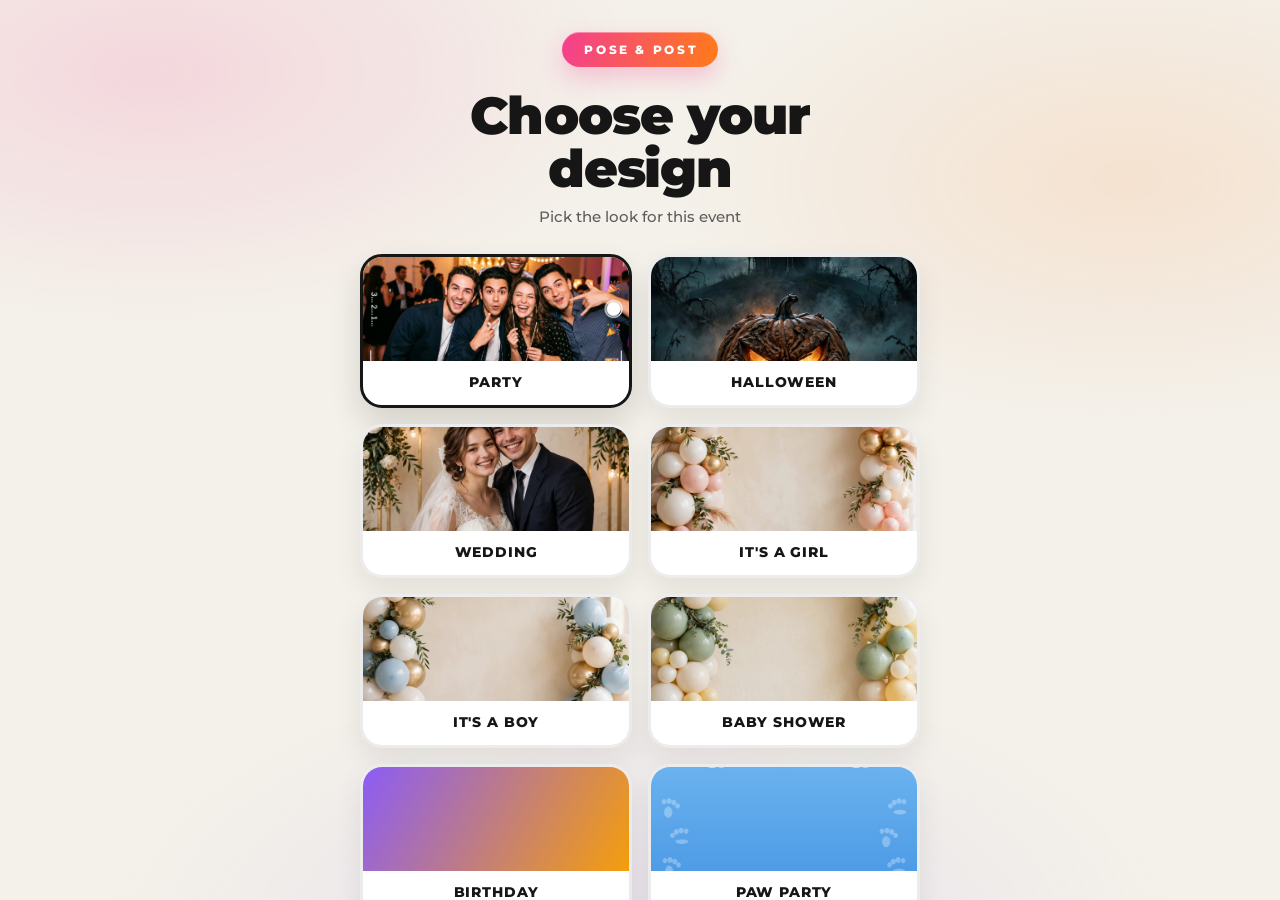
<file: index.html>
<!DOCTYPE html>
<html lang="en">
<head>
<meta charset="utf-8">
<meta name="viewport" content="width=device-width, initial-scale=1, maximum-scale=1, user-scalable=no">
<meta name="apple-mobile-web-app-capable" content="yes">
<meta name="mobile-web-app-capable" content="yes">
<meta name="apple-mobile-web-app-status-bar-style" content="default">
<meta name="theme-color" content="#f4f1ea">
<meta name="apple-mobile-web-app-title" content="Photo Booth">
<link rel="apple-touch-icon" href="./icono.png">
<link rel="icon" type="image/png" href="./icono.png">
<title>Photo Booth</title>
<link rel="preconnect" href="https://fonts.googleapis.com">
<link rel="preconnect" href="https://fonts.gstatic.com" crossorigin>
<link href="https://fonts.googleapis.com/css2?family=Montserrat:wght@500;700;800;900&display=swap" rel="stylesheet">
<link href="https://fonts.googleapis.com/css2?family=Cinzel+Decorative:wght@700;900&display=swap" rel="stylesheet">
<link rel="stylesheet" href="./estilos.css?v=8">
<style>
  /* App-specific styles — the theme lives in estilos.css */
  html, body { overflow:hidden; }

  #pantalla { position:fixed; inset:0; z-index:2; display:flex;
              align-items:center; justify-content:center; }

  /* ===== Start: full-screen photo hero (blurred) ===== */
  #vista-inicio { cursor:pointer; position:absolute; inset:0; max-width:none;
                  padding:0; overflow:hidden; display:flex;
                  align-items:center; justify-content:center; background:#171310; }
  .inicio-fondo { position:absolute; inset:0;
                  background:url("./fondo-inicio.jpg") center/cover no-repeat;
                  filter:blur(6px) brightness(.94) saturate(1.12);
                  transform:scale(1.07); }
  .inicio-velo { position:absolute; inset:0;
                 background:linear-gradient(180deg, rgba(14,10,8,.48), rgba(14,10,8,.20) 42%, rgba(14,10,8,.68)); }
  .inicio-contenido { position:relative; z-index:2; padding:32px 24px; max-width:640px; }
  #vista-inicio .titular { color:#fff; text-shadow:0 8px 38px rgba(0,0,0,.5); }
  #vista-inicio .pastilla-rosa { background:rgba(255,255,255,.16);
                  border:1.5px solid rgba(255,255,255,.45); box-shadow:none;
                  backdrop-filter:blur(8px); -webkit-backdrop-filter:blur(8px); }
  #vista-inicio .btn-negro { background:var(--degradado);
                  border:1.5px solid rgba(255,255,255,.9);
                  box-shadow:0 18px 42px rgba(20,10,24,.28), 0 10px 30px rgba(244,63,142,.35), inset 0 1px 0 rgba(255,255,255,.45);
                  padding:20px 52px 20px calc(52px + .12em); font-size:16px;
                  animation:pulso 2.4s ease-in-out infinite; }
  @keyframes pulso { 0%,100% { transform:scale(1); } 50% { transform:scale(1.05); } }
  /* Event scenes on the landing (soft photo under a light veil) */
  body[data-tpl="boda"] .inicio-fondo { background-image:url("./boda.jpg"); }
  body[data-tpl="baby-nina"] .inicio-fondo { background-image:url("./baby-nina.jpg"); }
  body[data-tpl="baby-nino"] .inicio-fondo { background-image:url("./baby-nino.jpg"); }
  body[data-tpl="baby-shower"] .inicio-fondo { background-image:url("./baby-neutral.jpg"); }
  body[data-tpl="paw"] .inicio-fondo { background-image:url("./paw-fondo.jpg"); }
  body[data-tpl="boda"] .inicio-velo,
  body[data-tpl="baby-nina"] .inicio-velo,
  body[data-tpl="baby-nino"] .inicio-velo,
  body[data-tpl="baby-shower"] .inicio-velo,
  body[data-tpl="paw"] .inicio-velo {
    background:linear-gradient(180deg, rgba(43,32,38,.36), rgba(43,32,38,.10) 42%, rgba(43,32,38,.44)); }
  /* Paw scene is a designed graphic, not a photo: keep it crisp and
     uncropped (no blur, no 1.07 zoom), with a blue veil for text contrast */
  body[data-tpl="paw"] .inicio-fondo { filter:brightness(.98) saturate(1.05); transform:none; }
  body[data-tpl="paw"] .inicio-velo { background:linear-gradient(180deg, rgba(8,30,66,.34), rgba(8,30,66,.10) 42%, rgba(8,30,66,.42)); }
  /* Paw in landscape (Nikon mode runs the iPad sideways): wide artwork,
     composed for 4:3 so nothing gets cropped */
  @media (orientation: landscape) {
    body[data-tpl="paw"] .inicio-fondo { background-image:url("./paw-fondo-wide.jpg"); }
  }
  /* Button polish: friendly, elegant press feedback everywhere */
  #btn-home, #idiomas button, .modo { transition:transform .15s ease, background .2s ease, color .2s ease, box-shadow .2s ease; }
  #btn-home:active, #idiomas button:active, .modo:active { transform:scale(.94); }
  .inicio-titulo { font-size:clamp(42px,10vw,76px); margin:24px 0 16px; }
  .inicio-sub { color:rgba(255,255,255,.88); font-size:15px; font-weight:500;
                line-height:1.7; margin-bottom:34px;
                text-shadow:0 2px 14px rgba(0,0,0,.45); }
  .inicio-evento { font-size:13px; font-weight:800; letter-spacing:.24em;
                   text-transform:uppercase; color:#fff;
                   margin:-22px 0 30px; text-shadow:0 2px 14px rgba(0,0,0,.5); }

  /* ===== Camera: dark studio HUD ===== */
  #preview { position:fixed; inset:0; width:100%; height:100%; object-fit:cover;
             transform:scaleX(-1) scale(1.4706); z-index:2; background:#000; }
  /* Nikon mode: the camera is the DSLR live-view feed (an <img> the
     bridge refreshes), shown mirrored like the front camera, full
     frame — the framing is the lens's own, no digital crop/zoom. */
  #feed { position:fixed; inset:0; width:100%; height:100%; object-fit:cover;
          transform:scaleX(-1); z-index:2; background:#000; display:none; }
  body.modo-nikon #feed { display:block; }
  body.modo-nikon #preview { display:none; }
  body.modo-nikon #modos { display:none; } /* photos only: no boomerang over USB */
  .hud-arriba { position:fixed; top:0; left:0; right:0; z-index:4;
                display:flex; justify-content:space-between; align-items:center;
                padding:22px 22px 46px;
                background:linear-gradient(to bottom, rgba(0,0,0,.55), transparent);
                pointer-events:none; }
  .envivo { display:inline-flex; align-items:center; gap:8px; color:#fff;
            font-size:12px; font-weight:800; letter-spacing:.2em; }
  .punto-rojo { width:9px; height:9px; border-radius:50%; background:#ff3b3b;
                box-shadow:0 0 10px #ff3b3b; }
  .contador { color:#fff; font-size:12px; font-weight:800; letter-spacing:.2em;
              background:rgba(255,255,255,.16); padding:8px 16px; border-radius:999px; }
  .hud-abajo { position:fixed; bottom:0; left:0; right:0; z-index:3; height:230px;
               background:linear-gradient(to top, rgba(0,0,0,.6), transparent);
               pointer-events:none; }
  #leyenda { position:fixed; bottom:196px; left:0; right:0; z-index:4; color:#fff;
             font-size:clamp(17px,4.5vw,25px); font-weight:800; letter-spacing:.1em;
             text-transform:uppercase; text-shadow:0 2px 18px rgba(0,0,0,.6); }
  #obturador { position:fixed; bottom:48px; left:50%; transform:translateX(-50%); z-index:4;
               width:88px; height:88px; border-radius:50%; cursor:pointer;
               border:4px solid #fff; background:rgba(255,255,255,.14);
               box-shadow:0 0 0 6px rgba(244,63,142,.35), 0 8px 30px rgba(0,0,0,.45); }
  #obturador::after { content:""; position:absolute; inset:16px; border-radius:50%;
                      background:var(--degradado); }
  #obturador:active { transform:translateX(-50%) scale(.92); }
  /* The shutter must explain itself: guests stood in front of it waiting
     for an automatic start. It pulses, and a label says what to do. */
  @keyframes pulsoObturador { 0% { box-shadow:0 0 0 6px rgba(244,63,142,.35), 0 0 0 0 rgba(255,255,255,.45), 0 8px 30px rgba(0,0,0,.45); }
    70% { box-shadow:0 0 0 6px rgba(244,63,142,.35), 0 0 0 30px rgba(255,255,255,0), 0 8px 30px rgba(0,0,0,.45); }
    100% { box-shadow:0 0 0 6px rgba(244,63,142,.35), 0 0 0 0 rgba(255,255,255,0), 0 8px 30px rgba(0,0,0,.45); } }
  #obturador { animation:pulsoObturador 1.7s ease-out infinite; }
  #toca-iniciar { position:fixed; bottom:152px; left:50%; transform:translateX(-50%); z-index:4;
                  background:rgba(10,10,16,.72); color:#fff; border:1.5px solid rgba(255,255,255,.55);
                  padding:9px 20px; border-radius:999px; font-size:19px; font-weight:800;
                  letter-spacing:.02em; white-space:nowrap; pointer-events:none;
                  text-shadow:0 1px 6px rgba(0,0,0,.5); animation:flotaPista 1.7s ease-in-out infinite; }
  @keyframes flotaPista { 0%,100% { transform:translateX(-50%) translateY(0); } 50% { transform:translateX(-50%) translateY(-6px); } }
  .puntos { position:fixed; bottom:158px; left:0; right:0; z-index:4; }
  .puntos span { display:inline-block; width:9px; height:9px; border-radius:50%;
                 background:rgba(255,255,255,.35); margin:0 8px; transition:all .3s; }
  .puntos span.ok { background:var(--degradado);
                    box-shadow:0 0 12px rgba(244,63,142,.8); }

  /* ===== Modes (Photos / Boomerang) ===== */
  #modos { position:fixed; bottom:238px; left:0; right:0; z-index:4;
           display:flex; gap:10px; justify-content:center; padding:10px 20px; }
  .modo { font-family:inherit; font-size:12px; font-weight:800;
          letter-spacing:.08em; text-transform:uppercase; color:#fff;
          background:rgba(255,255,255,.14); border:1.5px solid rgba(255,255,255,.25);
          padding:10px 20px; border-radius:999px; cursor:pointer; }
  .modo.sel { background:#fff; color:#161616; border-color:#fff; }

  /* ===== Language toggle (start screen) ===== */
  #idiomas { position:absolute; top:20px; right:20px; z-index:3; display:flex; gap:6px; }
  #idiomas button { font-family:inherit; font-size:12px; font-weight:800; letter-spacing:.1em;
                    color:#fff; background:rgba(255,255,255,.14);
                    border:1.5px solid rgba(255,255,255,.35);
                    padding:8px 14px; border-radius:999px; cursor:pointer; }
  #idiomas button.sel { background:#fff; color:#161616; border-color:#fff; }

  /* ===== Pending uploads badge (offline queue) ===== */
  #pendientes { position:fixed; left:18px; bottom:18px; z-index:7; cursor:pointer;
                background:rgba(22,22,22,.85); color:#fff; font-size:12px; font-weight:700;
                letter-spacing:.05em; padding:9px 16px; border-radius:999px; }

  /* ===== Design picker (setup screen before the landing) ===== */
  .disenos-titulo { font-size:clamp(32px,7.5vw,52px); margin:22px 0 12px; }
  .disenos-sub { color:var(--tinta-suave); font-size:15px; font-weight:500; margin-bottom:28px; }
  #disenos-grid { display:grid; grid-template-columns:1fr 1fr; gap:16px;
                  max-width:560px; margin:0 auto; }
  .diseno { font-family:inherit; background:#fff; border:3px solid rgba(22,22,22,.08);
            border-radius:22px; overflow:hidden; cursor:pointer; padding:0;
            box-shadow:0 12px 28px rgba(22,22,22,.08); text-align:center;
            transition:transform .16s ease, box-shadow .2s ease, border-color .2s ease; }
  .diseno:active { transform:scale(.97); }
  .diseno.sel { border-color:var(--tinta); box-shadow:0 16px 32px rgba(22,22,22,.14); }
  .diseno-prev { display:block; height:104px; }
  .diseno-prev img { width:100%; height:100%; object-fit:cover; display:block; }
  .diseno-grad { display:block; width:100%; height:100%; }
  .diseno-nombre { display:block; padding:12px 8px 14px; font-size:14px; font-weight:800;
                   letter-spacing:.06em; text-transform:uppercase; color:#161616; }

  /* ===== Home button (landing -> back to the design picker) ===== */
  #btn-home { position:absolute; top:20px; left:20px; z-index:3; width:42px; height:42px;
              display:flex; align-items:center; justify-content:center; border-radius:50%;
              color:#fff; background:rgba(20,16,28,.38);
              border:1.5px solid rgba(255,255,255,.4);
              backdrop-filter:blur(6px); -webkit-backdrop-filter:blur(6px); cursor:pointer; }

  /* ===== Countdown ===== */
  #cuenta { position:fixed; inset:0; z-index:5; display:none; align-items:center;
            justify-content:center; font-size:clamp(140px,38vw,220px);
            font-weight:900; color:#fff; text-shadow:0 12px 60px rgba(0,0,0,.55); }
  #flash { position:fixed; inset:0; background:#fff; opacity:0; pointer-events:none;
           z-index:6; transition:opacity .45s; }

  /* ===== Pose guide ===== */
  /* The silhouette is anchored to the bottom of the frame, feet down,
     sized like a person standing in front of the camera */
  #pose-capa { position:fixed; inset:0; z-index:3; display:flex; flex-direction:column;
               align-items:center; justify-content:flex-end; pointer-events:none;
               padding:70px 12px 6px; }
  #pose-img { height:min(84vh, 100%); max-width:96%; object-fit:contain; opacity:.5;
              transform:scaleX(-1); /* mirrored, like the preview */
              filter:drop-shadow(0 6px 24px rgba(0,0,0,.45)); }
  #pose-nombre { position:absolute; top:64px; left:50%; transform:translateX(-50%);
                 background:var(--degradado); color:#fff; font-weight:800; white-space:nowrap;
                 font-size:17px; padding:10px 22px; border-radius:999px; text-align:center;
                 box-shadow:0 10px 26px rgba(0,0,0,.35); }
  #pose-chip { position:fixed; top:18px; left:50%; transform:translateX(-50%); z-index:5;
               background:rgba(18,14,24,.66); color:#fff; cursor:pointer;
               border:1.5px solid rgba(255,255,255,.35); border-radius:999px;
               backdrop-filter:blur(8px); -webkit-backdrop-filter:blur(8px);
               padding:8px 16px; font-family:inherit; font-size:13px; font-weight:700; }
  #rapido-chip { position:fixed; top:66px; left:50%; transform:translateX(-50%); z-index:5;
               background:rgba(18,14,24,.66); color:#fff; cursor:pointer;
               border:1.5px solid rgba(255,255,255,.35); border-radius:999px;
               backdrop-filter:blur(8px); -webkit-backdrop-filter:blur(8px);
               padding:8px 16px; font-family:inherit; font-size:13px; font-weight:700; }
  #rapido-chip.sel { background:var(--degradado); border-color:transparent; }
  #voy-chip { position:fixed; top:114px; left:50%; transform:translateX(-50%); z-index:5;
               background:rgba(18,14,24,.66); color:#fff; cursor:pointer;
               border:1.5px solid rgba(255,255,255,.35); border-radius:999px;
               backdrop-filter:blur(8px); -webkit-backdrop-filter:blur(8px);
               padding:8px 16px; font-family:inherit; font-size:13px; font-weight:700; }
  #voy-chip.sel { background:var(--degradado); border-color:transparent; }
  #btn-operador { position:absolute; right:16px; bottom:16px; z-index:6;
               background:transparent; border:none; cursor:pointer;
               color:rgba(255,255,255,.75); font-family:inherit;
               font-size:12.5px; font-weight:700; letter-spacing:.06em;
               text-transform:uppercase; padding:10px 12px; }
  #panel-operador { position:fixed; left:0; right:0; bottom:0; z-index:9;
                   padding:18px 18px 30px; display:flex; justify-content:center; }
  .panel-tarjeta { text-align:left; max-height:84vh; overflow-y:auto; }
  .op-etq { display:block; color:rgba(255,255,255,.75); font-size:12.5px; font-weight:700;
            letter-spacing:.05em; text-transform:uppercase; margin:16px 0 8px; }
  .op-input { width:100%; box-sizing:border-box; background:rgba(255,255,255,.1);
              border:1.5px solid rgba(255,255,255,.3); border-radius:14px;
              color:#fff; font-family:inherit; font-size:16px; padding:12px 14px; }
  .op-seg { display:flex; gap:10px; }
  .op-seg button { flex:1; font-family:inherit; padding:12px; border-radius:14px;
              border:1.5px solid rgba(255,255,255,.35); cursor:pointer;
              background:rgba(255,255,255,.12); color:#fff;
              font-size:16px; font-weight:800; }
  .op-seg button.sel { background:var(--degradado); border-color:transparent; }
  .op-acciones { margin-top:22px; }
  .panel-tarjeta .op-cerrar { color:#fff; border-color:rgba(255,255,255,.55);
                           background:transparent; width:100%; }
  #pose-pregunta { position:fixed; left:0; right:0; bottom:0; z-index:8;
                   padding:18px 18px 30px; display:flex; justify-content:center; }
  .pose-tarjeta { background:rgba(18,14,24,.85); border-radius:24px; padding:22px;
                  border:1.5px solid rgba(255,255,255,.22); width:100%; max-width:430px;
                  backdrop-filter:blur(10px); -webkit-backdrop-filter:blur(10px);
                  box-shadow:0 24px 60px rgba(0,0,0,.5); text-align:center; }
  .pose-tit { color:#fff; font-size:20px; font-weight:800; margin-bottom:16px; }
  .pose-btns { display:flex; flex-direction:column; gap:10px; }
  .pose-tarjeta .btn-negro { background:var(--degradado); color:#fff; width:100%; }
  .pose-tarjeta .pose-no { color:#fff; border-color:rgba(255,255,255,.55);
                           background:transparent; width:100%; }
  .pose-nums { display:flex; gap:10px; justify-content:center; }
  .pose-nums button { font-family:inherit; width:62px; height:62px; border-radius:20px;
                      border:1.5px solid rgba(255,255,255,.35); cursor:pointer;
                      background:rgba(255,255,255,.12); color:#fff;
                      font-size:22px; font-weight:800; transition:transform .15s ease; }
  .pose-nums button:active { transform:scale(.94); }

  /* ===== QR ===== */
  .centro { position:relative; z-index:2; padding:32px 24px; width:100%;
            max-height:100%; overflow-y:auto; }
  .qr-titulo { font-size:clamp(34px,8.5vw,56px); margin:20px 0 26px; }
  #qrbox { display:inline-block; background:#fff; padding:16px; border-radius:20px;
           margin:0 auto 24px; box-shadow:var(--sombra); }
  #qrbox img, #qrbox canvas, #qrbox table { display:block; }
  .qr-sub { color:var(--tinta-suave); font-size:15px; font-weight:500;
            line-height:1.7; margin-bottom:30px; }

  /* ===== Halloween template (booth) ===== */
  body[data-tpl="halloween"] #vista-inicio { background:#06030c; }
  body[data-tpl="halloween"] #vista-inicio { align-items:stretch; }
  body[data-tpl="halloween"] .inicio-contenido { height:100%; justify-content:flex-start;
    display:flex; flex-direction:column; align-items:center;
    padding:6vh 24px 4.2vh; }
  body[data-tpl="halloween"] #vista-inicio .btn-negro { margin-top:auto; order:5; }
  /* Halloween only: the event name goes big and gothic, BELOW the Start button */
  body[data-tpl="halloween"] .inicio-evento { order:6; margin:22px 0 0;
    font-family:"Cinzel Decorative","Montserrat",serif; font-weight:700;
    font-size:clamp(26px,6.2vw,42px); letter-spacing:.06em; line-height:1.15;
    color:#f6f1ff; text-shadow:0 0 24px rgba(255,106,0,.45), 0 2px 14px rgba(0,0,0,.65); }
  body[data-tpl="halloween"] .inicio-velo {
    background:linear-gradient(180deg, rgba(5,2,10,.58), rgba(5,2,10,.10) 34%, rgba(5,2,10,.16) 62%, rgba(5,2,10,.74)); }
  body[data-tpl="halloween"] #cuenta { color:#ff7a1a;
    text-shadow:0 10px 50px rgba(139,92,246,.65), 0 4px 18px rgba(0,0,0,.6); }
  body[data-tpl="halloween"] #obturador {
    box-shadow:0 0 0 6px rgba(255,122,26,.4), 0 8px 30px rgba(0,0,0,.45); }
  body[data-tpl="halloween"] .puntos span.ok {
    box-shadow:0 0 12px rgba(255,122,26,.85); }
  body[data-tpl="halloween"] .modo.sel { background:#ff7a1a; border-color:#ff7a1a; color:#1d1030; }

  /* ===== Halloween scene: a living photo (booth start screen) ===== */
  /* The photo lives in the top band; below it, a clean black band
     holds the Start button so it never covers the pumpkin. */
  #escena { position:absolute; inset:0; z-index:0; }
  /* Scene life (bats, embers, fog) belongs to Halloween ONLY */
  #escena .murcielago-volador, #escena .brasa, #escena .niebla-escena { display:none; }
  body[data-tpl="halloween"] #escena .murcielago-volador,
  body[data-tpl="halloween"] #escena .brasa,
  body[data-tpl="halloween"] #escena .niebla-escena { display:block; }
  body[data-tpl="halloween"] #escena { inset:0 0 19% 0; overflow:hidden;
    animation:deriva 26s ease-in-out infinite alternate; }
  @keyframes deriva { from { transform:scale(1) translate(0,0); }
                      to   { transform:scale(1.09) translate(-1.2%,-1.6%); } }
  body[data-tpl="halloween"] #escena::after { content:""; position:absolute; inset:0;
    background:linear-gradient(180deg, transparent 74%, rgba(6,3,12,.88) 95%, #06030c 100%); }
  body[data-tpl="halloween"] .inicio-fondo {
    background-image:url("./halloween-escena.jpg");
    background-position:50% 55%;
    filter:brightness(.94) saturate(.94) contrast(1.05);
    transform:none; }
  /* Inner fire of the carved face, flickering like a candle */
  #resplandor { display:none; }
  body[data-tpl="halloween"] #resplandor { display:block; position:absolute; left:50%; top:60%;
    width:66vmin; height:66vmin; transform:translate(-50%,-50%); border-radius:50%;
    background:radial-gradient(circle, rgba(255,130,20,.34), rgba(255,100,0,.12) 45%, transparent 68%);
    mix-blend-mode:screen; pointer-events:none;
    animation:parpadeo-vela 4.4s linear infinite; }
  @keyframes parpadeo-vela { 0%,100%{ opacity:1; } 3%{ opacity:.5; } 5%{ opacity:1; }
              38%{ opacity:1; } 40%{ opacity:.68; } 42%{ opacity:1; } 43%{ opacity:.82; }
              45%{ opacity:1; } 71%{ opacity:.9; } 72%{ opacity:1; } }
  /* Bats crossing the sky */
  .murcielago-volador { position:absolute; left:0; width:54px; opacity:.85; }
  .murcielago-volador.v1 { top:13%; animation:vuelo 17s linear infinite; animation-delay:-6s; }
  .murcielago-volador.v2 { top:22%; width:36px; opacity:.6; animation:vuelo 24s linear infinite; animation-delay:-15s; }
  @keyframes vuelo { from { transform:translate(-14vw,0); } to { transform:translate(112vw,-7vh); } }
  .murcielago-volador .ala { transform-box:fill-box; animation:aleteo .45s ease-in-out infinite alternate; }
  .murcielago-volador .ala.izq { transform-origin:100% 50%; }
  .murcielago-volador .ala.der { transform-origin:0% 50%; animation-delay:.12s; }
  @keyframes aleteo { from { transform:rotate(16deg); } to { transform:rotate(-18deg); } }
  /* Fog drifting at the pumpkin's base */
  .niebla-escena { position:absolute; width:120%; height:130px; left:-10%; border-radius:50%;
    background:radial-gradient(50% 50% at 50% 50%, rgba(200,180,255,.12), transparent 70%);
    filter:blur(10px); }
  .niebla-escena.n1 { bottom:-30px; animation:niebla-va 15s ease-in-out infinite alternate; }
  .niebla-escena.n2 { bottom:36px; animation:niebla-va 21s ease-in-out infinite alternate-reverse; }
  /* Embers rising from the pumpkin */
  .brasa { position:absolute; bottom:16%; width:4px; height:4px; border-radius:50%;
    background:#ffb03a; box-shadow:0 0 8px 2px rgba(255,130,20,.55); opacity:0;
    animation:sube-brasa 5s ease-in infinite; }
  @keyframes sube-brasa { 0% { transform:translate(0,0); opacity:0; }
    12% { opacity:.9; } 70% { opacity:.5; } 100% { transform:translate(14px,-120px); opacity:0; } }
  /* Film grain over the scene */
  body[data-tpl="halloween"] #vista-inicio::after { content:""; position:absolute; inset:0;
    z-index:3; pointer-events:none; opacity:.05;
    background-image:url("data:image/svg+xml,%3Csvg xmlns='http://www.w3.org/2000/svg' width='300' height='300'%3E%3Cfilter id='n'%3E%3CfeTurbulence type='fractalNoise' baseFrequency='0.9' numOctaves='2'/%3E%3CfeColorMatrix type='saturate' values='0'/%3E%3C/filter%3E%3Crect width='100%25' height='100%25' filter='url(%23n)'/%3E%3C/svg%3E");
    animation:grano-mueve .9s steps(4) infinite; }
  /* Start pressed: everything fades to black, then the camera opens */
  #corte { position:fixed; inset:0; background:#000; opacity:0; pointer-events:none;
              z-index:40; transition:opacity .3s ease; }
  #corte.activo { opacity:1; transition:opacity .18s ease; }
</style>
</head>
<body>

<script src="./fondo.js"></script>

<div id="pantalla">
  <div class="decor-halloween" aria-hidden="true">
    <div class="luna"></div>
    <svg class="telarana izq" viewBox="0 0 200 200" fill="none" stroke="rgba(240,235,255,.55)" stroke-width="1.3" stroke-linecap="round">
      <path d="M2 2 L198 14 M2 2 L172 66 M2 2 L120 132 M2 2 L56 186 M2 2 L8 198"/>
      <path d="M61 6 Q54 16 53 21 Q44 33 37 41 Q26 50 18 57 Q10 60 4 61"/>
      <path d="M110 9 Q100 26 96 37 Q82 56 67 74 Q50 90 32 103 Q18 108 5 110"/>
      <path d="M159 12 Q146 34 138 53 Q118 82 96 106 Q70 128 45 149 Q24 156 7 159"/>
    </svg>
    <svg class="telarana der" viewBox="0 0 200 200" fill="none" stroke="rgba(240,235,255,.55)" stroke-width="1.3" stroke-linecap="round">
      <path d="M2 2 L198 14 M2 2 L172 66 M2 2 L120 132 M2 2 L56 186 M2 2 L8 198"/>
      <path d="M61 6 Q54 16 53 21 Q44 33 37 41 Q26 50 18 57 Q10 60 4 61"/>
      <path d="M110 9 Q100 26 96 37 Q82 56 67 74 Q50 90 32 103 Q18 108 5 110"/>
      <path d="M159 12 Q146 34 138 53 Q118 82 96 106 Q70 128 45 149 Q24 156 7 159"/>
    </svg>
    <div class="murcielago">
      <svg width="46" height="66" viewBox="0 0 60 84">
        <path d="M30 4 C39 12 43 24 41.5 42 C40 60 36 72 30 80 C24 72 20 60 18.5 42 C17 24 21 12 30 4 Z" fill="#0a0a10"/>
        <circle cx="30" cy="70" r="7.5" fill="#0a0a10"/>
        <path d="M23.5 74 L20 82 L27 77 Z" fill="#0a0a10"/>
        <path d="M36.5 74 L40 82 L33 77 Z" fill="#0a0a10"/>
        <circle class="ojo-bat" cx="27" cy="69" r="1.5" fill="#ff2222"/>
        <circle class="ojo-bat" cx="33" cy="69" r="1.5" fill="#ff2222"/>
      </svg>
    </div>
    <div class="nube u1"></div>
    <div class="nube u2"></div>
    <div class="grano"></div>
    <div class="niebla n1"></div>
    <div class="niebla n2"></div>
  </div>
  <div id="vista-disenos" class="centro">
    <span class="pastilla pastilla-rosa">Pose &amp; Post</span>
    <h1 class="titular disenos-titulo" data-txt="disenosTitulo">Choose your<br>design</h1>
    <p class="disenos-sub" data-txt="disenosSub">Pick the look for this event</p>
    <div id="disenos-grid"></div>
  </div>

  <div id="vista-inicio" class="oculto">
    <button id="btn-home" aria-label="Designs">
      <svg viewBox="0 0 24 24" width="19" height="19" aria-hidden="true"><path d="M3 11.2 12 3l9 8.2v9.3a1.5 1.5 0 0 1-1.5 1.5H14v-6h-4v6H4.5A1.5 1.5 0 0 1 3 20.5Z" fill="currentColor"/></svg>
    </button>
    <div id="escena" aria-hidden="true">
      <div class="inicio-fondo"></div>
      <div id="resplandor"></div>
      <div class="murcielago-volador v1">
        <svg viewBox="0 0 64 24">
          <path class="ala izq" d="M30 12 Q18 0 2 6 Q12 10 14 16 Q22 12 30 14 Z" fill="#05060a"/>
          <path class="ala der" d="M34 12 Q46 0 62 6 Q52 10 50 16 Q42 12 34 14 Z" fill="#05060a"/>
          <ellipse cx="32" cy="13" rx="4" ry="3" fill="#05060a"/>
        </svg>
      </div>
      <div class="murcielago-volador v2">
        <svg viewBox="0 0 64 24">
          <path class="ala izq" d="M30 12 Q18 0 2 6 Q12 10 14 16 Q22 12 30 14 Z" fill="#05060a"/>
          <path class="ala der" d="M34 12 Q46 0 62 6 Q52 10 50 16 Q42 12 34 14 Z" fill="#05060a"/>
          <ellipse cx="32" cy="13" rx="4" ry="3" fill="#05060a"/>
        </svg>
      </div>
      <span class="brasa" style="left:44%; animation-delay:-1s"></span>
      <span class="brasa" style="left:50%; animation-delay:-3.2s"></span>
      <span class="brasa" style="left:56%; animation-delay:-2.1s"></span>
      <span class="brasa" style="left:47%; animation-delay:-4.4s"></span>
      <span class="brasa" style="left:53%; animation-delay:-.4s"></span>
      <div class="niebla-escena n1"></div>
      <div class="niebla-escena n2"></div>
    </div>
    <div class="inicio-velo" aria-hidden="true"></div>
    <div id="idiomas">
      <button type="button" data-idioma="en">EN</button>
      <button type="button" data-idioma="es">ES</button>
    </div>
    <div class="inicio-contenido">
      <span class="pastilla pastilla-rosa">Pose &amp; Post</span>
      <h1 class="titular inicio-titulo" data-txt="titulo">Capture your moment<br><span class="degradado-texto">in 3 photos</span></h1>
      <p class="inicio-sub" data-txt="sub">5-second countdown · Strip ready to download</p>
      <p class="inicio-evento oculto" id="inicio-evento"></p>
      <span class="btn-negro" id="btn-start" role="button" data-txt="empezar">Start →</span>
    </div>
    <button id="btn-operador" data-txt="operador">Operator</button>
  </div>

  <div id="vista-camara" class="oculto">
    <video id="preview" playsinline muted autoplay></video>
    <img id="feed" alt="">
    <div class="hud-arriba">
      <span class="envivo"><span class="punto-rojo"></span><span data-txt="enVivo">Live</span></span>
      <span class="contador" id="contador">0/3</span>
    </div>
    <div class="hud-abajo"></div>
    <div id="leyenda">Smile</div>
    <div id="modos">
      <button class="modo sel" data-modo="fotos" data-txt="fotos">Photos</button>
      <button class="modo" data-modo="boomerang">Boomerang</button>
    </div>
    <button id="obturador" aria-label="Take photos"></button>
    <div id="toca-iniciar" class="oculto" data-txt="tocaIniciar"></div>
    <div class="puntos" id="puntos"><span></span><span></span><span></span></div>
  </div>

  <!-- Pose guide: a big silhouette guests fit themselves into -->
  <div id="pose-capa" class="oculto">
    <img id="pose-img" alt="">
    <div id="pose-nombre"></div>
  </div>
  <button id="pose-chip" class="oculto"></button>
  <button id="rapido-chip" class="oculto"></button>
  <button id="voy-chip" class="oculto"></button>
  <!-- Asked once when the camera opens: guided poses or freestyle -->
  <div id="pose-pregunta" class="oculto">
    <div class="pose-tarjeta">
      <div id="pose-paso1">
        <p class="pose-tit" data-txt="posePregunta">Want a pose idea?</p>
        <div class="pose-btns">
          <button class="btn-negro pose-si" id="pose-si" data-txt="poseSi">Yes, guide us!</button>
          <button class="btn-linea pose-no" id="pose-no" data-txt="poseNo">No, freestyle</button>
        </div>
      </div>
      <div id="pose-paso2" class="oculto">
        <p class="pose-tit" data-txt="poseCuantos">How many people?</p>
        <div class="pose-nums">
          <button data-n="1">1</button>
          <button data-n="2">2</button>
          <button data-n="3">3</button>
          <button data-n="4">4+</button>
        </div>
      </div>
    </div>
  </div>

  <div id="cuenta">5</div>
  <!-- Operator panel: event, countdown and photos per session -->
  <div id="panel-operador" class="oculto">
    <div class="pose-tarjeta panel-tarjeta">
      <p class="pose-tit" data-txt="ajustes">Operator settings</p>
      <label class="op-etq" for="op-nombre" data-txt="nombreEvento">Event name</label>
      <input id="op-nombre" class="op-input" type="text" autocomplete="off">
      <label class="op-etq" for="op-id" data-txt="idEvento">Event ID (gallery tag)</label>
      <input id="op-id" class="op-input" type="text" autocomplete="off" autocapitalize="none">
      <label class="op-etq" data-txt="cuentaAtras">Countdown</label>
      <div class="op-seg">
        <button id="op-cuenta-3" type="button">3 s</button>
        <button id="op-cuenta-5" type="button">5 s</button>
      </div>
      <label class="op-etq" data-txt="fotosSesion">Photos per session</label>
      <div class="op-seg">
        <button id="op-fotos-3" type="button">3</button>
        <button id="op-fotos-4" type="button">4</button>
      </div>
      <div class="pose-btns op-acciones">
        <button class="btn-negro" id="op-guardar" data-txt="guardar">Save</button>
        <button class="btn-linea op-cerrar" id="op-cerrar" data-txt="cerrar">Close</button>
      </div>
    </div>
  </div>

  <div id="flash"></div>

  <div id="vista-qr" class="centro oculto">
    <span class="pastilla pastilla-verde" data-txt="qrPastilla">Photos ready!</span>
    <h2 class="titular qr-titulo" data-txt="qrTitulo">Scan to<br>download</h2>
    <div id="qrbox"><div id="qr"></div></div>
    <p class="qr-sub" data-txt="qrSub">Point your camera at the code<br>and take your photos</p>
    <button id="otra" class="btn-negro" data-txt="otra">New session</button>
  </div>

  <div id="corte" aria-hidden="true"></div>

  <div id="pendientes" class="oculto"></div>
</div>

<script src="./qrcode.min.js"></script>
<script>
const $ = id => document.getElementById(id);
const esperar = ms => new Promise(r => setTimeout(r, ms));
const video = $("preview");
const BASE = location.href.replace(/\/[^/]*$/, "");

// ===== Nikon mode =====
// Set by the PC bridge (puente-nikon.ps1) when IT serves this app on
// the local network: the camera is then a Nikon DSLR tethered to the
// PC, and the bridge fires the shutter. Absent on GitHub Pages, where
// the app runs on the iPad's own camera exactly as before.
const MODO_NIKON = window.PB_MODO_NIKON === true;
if (MODO_NIKON) document.body.classList.add("modo-nikon");
// In Nikon mode the app is served from a LAN address, but the guest
// gallery must stay on the public site (guests open it on their phones)
const BASE_PUBLICA = "https://ramiiron.github.io/photo-booth-demo";

// ===== Cloudinary setup (unsigned uploads, designed for the browser) =====
const CLOUD_NAME = "lubasdf9";
const UPLOAD_PRESET = "photo-booth";

// ===== Event setup (edit before each event) =====
// The client picks the template when booking; put their name here.
const EVENTO = {
  nombre: "Barrio Rushton View 5th", // ward Halloween party, Oct 28 2026
  plantilla: "fiesta",   // chosen on the design picker screen (saved on this iPad)
  logo: "",              // optional client logo URL (Cloudinary) shown on the strip
  id: "halloween-2026",  // event slug: uploads are tagged "pb-<id>" for the host gallery
};

// ===== Business setup (watermark on downloaded photos and strips) =====
const NEGOCIO = {
  nombre: "Pose & Post",  // e.g. "Flashbox Studio" ("" = no watermark)
};

// ===== Operator settings (panel on the start screen, saved here) =====
// The operator can change the event name/tag, the countdown and the
// photos per session without touching code; it persists per device.
let fotosPorSesion = 3, segundosCuenta = 5;
// The event name belongs to the TEMPLATE being edited (Ramiro's rule):
// each design keeps its own name, and the landing/gallery show the
// name of the design currently active — never another design's.
const NOMBRES = { halloween: "Barrio Rushton View 5th" };
try {
  const AJ = JSON.parse(localStorage.getItem("pb-ajustes") || "{}");
  if (AJ.fotos === 3 || AJ.fotos === 4) fotosPorSesion = AJ.fotos;
  if (AJ.cuenta === 3 || AJ.cuenta === 5) segundosCuenta = AJ.cuenta;
  if (AJ.nombres && typeof AJ.nombres === "object") Object.assign(NOMBRES, AJ.nombres);
  else if (typeof AJ.nombre === "string") NOMBRES.halloween = AJ.nombre; // saves from the first panel version kept the name on Halloween
  if (typeof AJ.id === "string" && AJ.id) EVENTO.id = AJ.id;
} catch(e){}
function nombreActivo(){ return NOMBRES[EVENTO.plantilla] || ""; }

// ===== Language: EN/ES toggle on the start screen, saved on this iPad =====
let idioma = "en";
try { if (localStorage.getItem("pb-idioma") === "es") idioma = "es"; } catch(e){}
const TXT = {
  en: {
    titulo: 'Capture your moment<br><span class="degradado-texto">in 3 photos</span>',
    disenosTitulo: "Choose your<br>design",
    disenosSub: "Pick the look for this event",
    sub: "5-second countdown · Strip ready to download",
    empezar: "Start →",
    enVivo: "Live",
    fotos: "Photos",
    qrPastilla: "Photos ready!",
    qrTitulo: "Scan to<br>download",
    qrSub: "Point your camera at the code<br>and take your photos",
    otra: "New session",
    sonrie: "Smile",
    tocaIniciar: "Tap to start!",
    muevete: "Get ready to move",
    posePregunta: "Want a pose idea?",
    poseSi: "Yes, guide us!",
    poseNo: "No, freestyle",
    poseCuantos: "How many people?",
    poseChip: "Poses on",
    fotoDe: (i, n) => `Photo ${i} of ${n} — get ready`,
    operador: "Operator",
    ajustes: "Operator settings",
    nombreEvento: "Event name",
    idEvento: "Event ID (gallery tag)",
    cuentaAtras: "Countdown",
    fotosSesion: "Photos per session",
    guardar: "Save",
    cerrar: "Close",
    voy: on => on ? "You're in! First photo +5 s" : "Join the photo (+5 s)",
    tituloN: n => `Capture your moment<br><span class="degradado-texto">in ${n} photos</span>`,
    subN: s => `${s}-second countdown · Strip ready to download`,
    mantenPose: "Hold your pose!",
    rapido: on => `Rapid photos · ${on ? "ON" : "OFF"}`,
    otraFoto: "Another one!",
    boomListo: "Boomerang — get ready",
    mueve: "Move!",
    creandoBoom: "Creating your boomerang…",
    subiendo: "Uploading…",
    subiendoFotos: (i, n) => `Uploading photos… ${i}/${n}`,
    errorAlgo: "Something went wrong. Try again.",
    sinConexion: "Saved on this iPad — no connection. It will upload on its own.",
    errorCamara: "Couldn't access the camera. Check the permission in Settings.",
    pend: n => n === 1 ? "1 pending upload" : n + " pending uploads"
  },
  es: {
    titulo: 'Captura tu momento<br><span class="degradado-texto">en 3 fotos</span>',
    disenosTitulo: "Elige tu<br>diseño",
    disenosSub: "Elige el estilo para este evento",
    sub: "Cuenta regresiva de 5 segundos · Tira lista para descargar",
    empezar: "Empezar →",
    enVivo: "En vivo",
    fotos: "Fotos",
    qrPastilla: "¡Fotos listas!",
    qrTitulo: "Escanea para<br>descargar",
    qrSub: "Apunta tu cámara al código<br>y llévate tus fotos",
    otra: "Nueva sesión",
    sonrie: "Sonríe",
    tocaIniciar: "¡Toca para empezar!",
    muevete: "Prepárate para moverte",
    posePregunta: "¿Quieren una pose guiada?",
    poseSi: "¡Sí, guíanos!",
    poseNo: "No, estilo libre",
    poseCuantos: "¿Cuántas personas son?",
    poseChip: "Poses activas",
    fotoDe: (i, n) => `Foto ${i} de ${n} — prepárate`,
    operador: "Operador",
    ajustes: "Ajustes del operador",
    nombreEvento: "Nombre del evento",
    idEvento: "ID del evento (tag de galería)",
    cuentaAtras: "Cuenta regresiva",
    fotosSesion: "Fotos por sesión",
    guardar: "Guardar",
    cerrar: "Cerrar",
    voy: on => on ? "¡Ya estás dentro! Primera foto +5 s" : "Entrar en la foto (+5 s)",
    tituloN: n => `Captura tu momento<br><span class="degradado-texto">en ${n} fotos</span>`,
    subN: s => `Cuenta regresiva de ${s} segundos · Tira lista para descargar`,
    mantenPose: "¡Mantén la pose!",
    rapido: on => `Fotos rápidas · ${on ? "ON" : "OFF"}`,
    otraFoto: "¡Otra más!",
    boomListo: "Boomerang — prepárate",
    mueve: "¡Muévete!",
    creandoBoom: "Creando tu boomerang…",
    subiendo: "Subiendo…",
    subiendoFotos: (i, n) => `Subiendo fotos… ${i}/${n}`,
    errorAlgo: "Algo salió mal. Intenta de nuevo.",
    sinConexion: "Guardado en este iPad — sin conexión. Se subirá solo.",
    errorCamara: "No se pudo acceder a la cámara. Revisa el permiso en Ajustes.",
    pend: n => n === 1 ? "1 subida pendiente" : n + " subidas pendientes"
  }
};
const T = () => TXT[idioma];

function aplicarIdioma(){
  document.querySelectorAll("[data-txt]").forEach(el => {
    const v = T()[el.dataset.txt];
    if (typeof v === "string") el.innerHTML = v;
  });
  document.querySelectorAll("#idiomas button").forEach(b =>
    b.classList.toggle("sel", b.dataset.idioma === idioma));
  document.documentElement.lang = idioma;
  $("leyenda").textContent = (typeof modoActual !== "undefined" && modoActual === "boomerang") ? T().muevete : T().sonrie;
  pintarDisenos();
  actualizarPendientes();
  pintarTextosInicio();
}

// Gallery URL with the event config (name, template, business, language, logo)
function urlGaleria(extra){
  return (MODO_NIKON ? BASE_PUBLICA : BASE) + "/galeria.html?" + extra +
    "&ev=" + encodeURIComponent(EVENTO.nombre) + "&tpl=" + encodeURIComponent(EVENTO.plantilla) +
    "&neg=" + encodeURIComponent(NEGOCIO.nombre) + "&lang=" + idioma +
    (EVENTO.logo ? "&logo=" + encodeURIComponent(EVENTO.logo) : "");
}

// ===== Design picker (setup screen; the choice is saved on this iPad) =====
const DISENOS = [
  { id:"fiesta",      en:"Party",       es:"Fiesta",      img:"./fondo-inicio.jpg" },
  { id:"halloween",   en:"Halloween",   es:"Halloween",   img:"./halloween-escena.jpg" },
  { id:"boda",        en:"Wedding",     es:"Boda",        img:"./boda.jpg" },
  { id:"baby-nina",   en:"It's a Girl", es:"Es Niña",     img:"./baby-nina.jpg" },
  { id:"baby-nino",   en:"It's a Boy",  es:"Es Niño",     img:"./baby-nino.jpg" },
  { id:"baby-shower", en:"Baby Shower", es:"Baby Shower", img:"./baby-neutral.jpg" },
  { id:"cumpleanos",  en:"Birthday",    es:"Cumpleaños",  grad:"linear-gradient(120deg,#8b5cf6,#f59e0b)" },
  { id:"paw",         en:"Paw Party",   es:"Fiesta Paw",  img:"./paw-fondo.jpg" },
  { id:"graduacion",  en:"Graduation",  es:"Graduación",  grad:"linear-gradient(120deg,#1e40af,#c9a227)" },
];
function pintarDisenos(){
  $("disenos-grid").innerHTML = DISENOS.map(d =>
    `<button class="diseno" data-tpl="${d.id}">
       <span class="diseno-prev">${d.img ? `<img src="${d.img}" alt="">` : `<span class="diseno-grad" style="background:${d.grad}"></span>`}</span>
       <span class="diseno-nombre">${d[idioma]}</span>
     </button>`).join("");
  document.querySelectorAll(".diseno").forEach(b => { b.onclick = () => elegirDiseno(b.dataset.tpl); });
  marcarDisenoSel();
}
function marcarDisenoSel(){
  document.querySelectorAll(".diseno").forEach(b =>
    b.classList.toggle("sel", b.dataset.tpl === EVENTO.plantilla));
}
function elegirDiseno(id){
  EVENTO.plantilla = id;
  EVENTO.nombre = nombreActivo();
  document.body.dataset.tpl = id;
  try { localStorage.setItem("pb-plantilla", id); } catch(e){}
  marcarDisenoSel();
  aplicarNombre();
  mostrar("vista-inicio");
}

function mostrar(id){
  ["vista-disenos","vista-inicio","vista-camara","vista-qr"].forEach(x => $(x).classList.toggle("oculto", x !== id));
  // Halloween decor stays off the camera, the photo start scene and the picker
  document.body.classList.toggle("en-camara", id === "vista-camara");
  document.body.classList.toggle("en-inicio", id === "vista-inicio");
  document.body.classList.toggle("en-disenos", id === "vista-disenos");
  // The pose UI (question, chip, silhouette) lives ONLY on the camera view
  if (id !== "vista-camara"){
    ocultarPreguntaPose();
    ocultarPose();
    $("pose-chip").classList.add("oculto");
  }
}
function pintarPuntos(n){
  const cont = $("puntos");
  if (cont.children.length !== fotosPorSesion) cont.innerHTML = "<span></span>".repeat(fotosPorSesion);
  [...cont.children].forEach((s,i) => s.classList.toggle("ok", i < n));
  $("contador").textContent = n + "/" + fotosPorSesion;
}

// Design picker: apply the design saved on this iPad (if any). With a
// saved design the app opens on that landing; without one, on the picker.
const PLANTILLAS_OK = ["fiesta","boda","baby-shower","baby-nina","baby-nino","cumpleanos","halloween","graduacion","paw"];
let tplGuardada = null;
try { tplGuardada = localStorage.getItem("pb-plantilla"); } catch(e){}
if (PLANTILLAS_OK.includes(tplGuardada)) EVENTO.plantilla = tplGuardada;
EVENTO.nombre = nombreActivo();
document.body.dataset.tpl = EVENTO.plantilla;
document.body.classList.add("en-disenos"); // the picker is the default first screen
pintarDisenos();
if (tplGuardada) mostrar("vista-inicio");

// The event name belongs to the ACTIVE design: it is set per template
// in the operator panel, shown on that design's landing and sent to
// its guest gallery. Other designs keep their own name (or none).
function aplicarNombre(){
  const mostrarNombre = !!EVENTO.nombre.trim();
  const el = $("inicio-evento");
  el.textContent = mostrarNombre ? EVENTO.nombre.trim() : "";
  el.classList.toggle("oculto", !mostrarNombre);
}
aplicarNombre();

// Halloween: no tricks — everything fades to black, then the camera
// opens. The camera request runs in parallel.
async function fundidoNegro(){
  $("corte").classList.add("activo");
  await esperar(240);
}
function resetCorte(){
  $("corte").classList.remove("activo");
}

let iniciando = false;
// ONLY the Start button opens the camera (tapping elsewhere does nothing)
$("btn-start").onclick = async () => {
  if (iniciando) return;
  iniciando = true;
  const esHalloween = EVENTO.plantilla === "halloween";
  if (MODO_NIKON){
    // No device camera here: the bridge turns the Nikon's live view
    // on (on the PC) and this screen shows its feed.
    try {
      if (esHalloween) await fundidoNegro();
      await nikonIniciarSesion();
      mostrar("vista-camara");
      mostrarPreguntaPose();
    } catch (e) {
      alert(T().errorAlgo);
    }
    if (esHalloween) resetCorte();
    iniciando = false;
    return;
  }
  const promCamara = (async () => {
    const stream = await navigator.mediaDevices.getUserMedia({
      video: { facingMode: "user", width: { ideal: 1920 }, height: { ideal: 1440 } },
      audio: false
    });
    video.srcObject = stream;
    await video.play();
  })();
  promCamara.catch(() => {}); // handled below; avoids an unhandled rejection mid-animation
  try {
    if (esHalloween) await fundidoNegro();
    await promCamara;
    aplicarEncuadre(0.16); // medium default until a group size is chosen
    mostrar("vista-camara");
    mostrarPreguntaPose();
  } catch (e) {
    alert(T().errorCamara);
  }
  if (esHalloween) resetCorte();
  iniciando = false;
};

/* ===== Framing =====
   The iPad front camera is ultra-wide: at booth distance people fill
   only a third of the frame and most pixels land on the room. A single
   center-crop parameter drives BOTH the capture crop and the preview
   zoom, so what guests see is exactly what the photo gets. The crop
   adapts to the group size (chosen in the pose guide): tighter for
   1-2 people, wide for big groups. */
let recorteLado = 0.16;                    // fraction cropped per side
let escalaVista = 1 / (1 - 2 * recorteLado); // matching preview zoom
function aplicarEncuadre(r){
  if (MODO_NIKON){ recorteLado = 0; escalaVista = 1; return; } // Nikon framing is physical (lens/position)
  recorteLado = r;
  escalaVista = 1 / (1 - 2 * r);
  video.style.transform = "scaleX(-1) scale(" + escalaVista + ")";
}
function encuadrePara(n){
  if (n <= 2) return 0.235; // 1-2 people: tight, faces fill the frame
  if (n === 3) return 0.16; // 3 people: medium
  return 0.10;              // 4+: wide, like the original framing
}

function capturarCanvas(anchoMax){
  const c = document.createElement("canvas");
  // Center crop: removes the edges, where the front camera's wide
  // angle distorts the most (fisheye effect) — size set by the framing
  const r = recorteLado;
  const sw = video.videoWidth * (1 - r*2);
  const sh = video.videoHeight * (1 - r*2);
  const sx = video.videoWidth * r;
  const sy = video.videoHeight * r;
  const s = Math.min(1, anchoMax / sw);
  c.width = Math.round(sw * s);
  c.height = Math.round(sh * s);
  const ctx = c.getContext("2d");
  ctx.translate(c.width, 0); ctx.scale(-1, 1); // mirror
  ctx.drawImage(video, sx, sy, sw, sh, 0, 0, c.width, c.height);
  return c;
}
/* ===== Capture quality =====
   A single frame from a live stream is often soft (people move and
   laugh). At each shot we grab a short burst of 3 frames, keep the
   sharpest, and apply a gentle enhancement (contrast, saturation,
   unsharp mask). Everything is best-effort: any failure falls back to
   the plain capture. */
// Sharpness score of a grayscale buffer: variance of the Laplacian
function puntajeNitidez(gris, w, h){
  let suma = 0, suma2 = 0, n = 0;
  for (let y = 1; y < h - 1; y++){
    for (let x = 1; x < w - 1; x++){
      const i = y * w + x;
      const lap = 4 * gris[i] - gris[i - 1] - gris[i + 1] - gris[i - w] - gris[i + w];
      suma += lap; suma2 += lap * lap; n++;
    }
  }
  if (!n) return 0;
  const media = suma / n;
  return suma2 / n - media * media;
}
// Downscaled grayscale copy of a canvas, used only for scoring
function grisReducido(canvas){
  const w = 320, h = Math.max(2, Math.round(320 * canvas.height / canvas.width));
  const c = document.createElement("canvas");
  c.width = w; c.height = h;
  const ctx = c.getContext("2d");
  ctx.drawImage(canvas, 0, 0, w, h);
  const d = ctx.getImageData(0, 0, w, h).data;
  const gris = new Float32Array(w * h);
  for (let i = 0; i < w * h; i++){
    gris[i] = d[i * 4] * 0.299 + d[i * 4 + 1] * 0.587 + d[i * 4 + 2] * 0.114;
  }
  return { gris, w, h };
}
// Gentle enhancement baked into the photo before it is encoded
function mejorarFoto(canvas){
  try {
    const ctx = canvas.getContext("2d");
    const w = canvas.width, h = canvas.height;
    const img = ctx.getImageData(0, 0, w, h);
    const d = img.data;
    // 1) Mild contrast + saturation
    const k = 1.06, s = 1.09;
    for (let i = 0; i < d.length; i += 4){
      let r = (d[i]     - 128) * k + 128;
      let g = (d[i + 1] - 128) * k + 128;
      let b = (d[i + 2] - 128) * k + 128;
      const l = 0.299 * r + 0.587 * g + 0.114 * b;
      d[i]     = l + (r - l) * s;
      d[i + 1] = l + (g - l) * s;
      d[i + 2] = l + (b - l) * s;
    }
    // 2) Unsharp mask against a 3x3 gaussian blur, modest amount
    const src = new Uint8ClampedArray(d);
    const amt = 0.32, w4 = w * 4;
    for (let y = 1; y < h - 1; y++){
      for (let x = 1; x < w - 1; x++){
        const i = (y * w + x) * 4;
        for (let ch = 0; ch < 3; ch++){
          const j = i + ch;
          const blur = (src[j - w4 - 4] + 2 * src[j - w4] + src[j - w4 + 4]
                      + 2 * src[j - 4]  + 4 * src[j]      + 2 * src[j + 4]
                      + src[j + w4 - 4] + 2 * src[j + w4] + src[j + w4 + 4]) / 16;
          d[j] = src[j] + amt * (src[j] - blur);
        }
      }
    }
    ctx.putImageData(img, 0, 0);
  } catch(e){ /* enhancement is best-effort */ }
  return canvas;
}
async function capturar(){
  flashFuerte();
  let mejor = null, mejorPuntaje = -1;
  for (let i = 0; i < 3; i++){
    const c = capturarCanvas(1600);
    try {
      const g = grisReducido(c);
      const p = puntajeNitidez(g.gris, g.w, g.h);
      if (p > mejorPuntaje){ mejorPuntaje = p; mejor = c; }
    } catch(e){ mejor = c; break; }
    if (i < 2) await esperar(90);
  }
  if (!mejor) mejor = capturarCanvas(1600);
  mejorarFoto(mejor);
  return mejor.toDataURL("image/jpeg", 0.92);
}
function flashFuerte(){
  const f = $("flash");
  f.style.transition = "none"; f.style.opacity = "0.9";
  requestAnimationFrame(() => { f.style.transition = "opacity .45s"; f.style.opacity = "0"; });
}
function flashSuave(){
  const f = $("flash");
  f.style.transition = "none"; f.style.opacity = "0.3";
  requestAnimationFrame(() => { f.style.transition = "opacity .3s"; f.style.opacity = "0"; });
}

async function cuentaRegresiva(segundos){
  const cuenta = $("cuenta");
  cuenta.style.display = "flex";
  for (let n = segundos; n >= 1; n--){ cuenta.textContent = n; await esperar(1000); }
  cuenta.style.display = "none";
}

async function subirFoto(blob, i){
  const fd = new FormData();
  fd.append("file", blob, "photo-booth-" + Date.now() + "-" + (i+1) + ".jpg");
  fd.append("upload_preset", UPLOAD_PRESET);
  fd.append("folder", "photo-booth");
  fd.append("tags", "pb-" + EVENTO.id);
  const r = await fetch("https://api.cloudinary.com/v1_1/" + CLOUD_NAME + "/image/upload",
                        { method:"POST", body:fd });
  if (!r.ok) throw new Error("HTTP " + r.status);
  const j = await r.json();
  if (!j.secure_url) throw new Error("sin url");
  return j.secure_url;
}

function mostrarQR(url){
  $("qr").innerHTML = "";
  new QRCode($("qr"), { text: url, width: 248, height: 248, correctLevel: QRCode.CorrectLevel.M });
  mostrar("vista-qr");
}

// ===== Offline queue (IndexedDB) =====
// If the venue's internet drops, sessions are saved on the iPad and
// uploaded automatically when the connection comes back.
let sesionActiva = false;
let procesandoCola = false;

function abrirDB(){
  return new Promise((res, rej) => {
    const rq = indexedDB.open("photo-booth", 1);
    rq.onupgradeneeded = () => rq.result.createObjectStore("pendientes", { keyPath: "id" });
    rq.onsuccess = () => res(rq.result);
    rq.onerror = () => rej(rq.error);
  });
}
async function colaGuardar(item){
  try {
    const db = await abrirDB();
    return new Promise((res, rej) => {
      const tx = db.transaction("pendientes", "readwrite");
      tx.objectStore("pendientes").put(item);
      tx.oncomplete = res;
      tx.onerror = () => rej(tx.error);
    });
  } catch(e){ /* no IndexedDB: the session stays in memory only */ }
}
async function colaTodos(){
  try {
    const db = await abrirDB();
    return new Promise((res, rej) => {
      const rq = db.transaction("pendientes").objectStore("pendientes").getAll();
      rq.onsuccess = () => res(rq.result || []);
      rq.onerror = () => rej(rq.error);
    });
  } catch(e){ return []; }
}
async function colaBorrar(id){
  try {
    const db = await abrirDB();
    return new Promise((res, rej) => {
      const tx = db.transaction("pendientes", "readwrite");
      tx.objectStore("pendientes").delete(id);
      tx.oncomplete = res;
      tx.onerror = () => rej(tx.error);
    });
  } catch(e){}
}
async function actualizarPendientes(){
  const items = await colaTodos();
  const b = $("pendientes");
  if (items.length){
    b.textContent = T().pend(items.length);
    b.classList.remove("oculto");
  } else {
    b.classList.add("oculto");
  }
}
async function encolarSesion(item){
  item.id = Date.now() + Math.floor(Math.random() * 1000);
  await colaGuardar(item);
  await actualizarPendientes();
  $("leyenda").textContent = T().sinConexion;
}
async function procesarCola(){
  if (procesandoCola) return;
  procesandoCola = true;
  try {
    const items = (await colaTodos()).sort((a, b) => a.id - b.id);
    for (const item of items){
      try {
        let url;
        if (item.tipo === "boomerang"){
          const urlVideo = await subirVideo(item.video);
          url = urlGaleria("v=" + encodeURIComponent(urlVideo));
        } else {
          const urls = [];
          for (let i = 0; i < item.fotos.length; i++){
            const blob = await (await fetch(item.fotos[i])).blob();
            urls.push(await subirFoto(blob, i));
          }
          url = urlGaleria(urls.map(u => "f=" + encodeURIComponent(u)).join("&"));
        }
        await colaBorrar(item.id);
        // Show the QR only if the booth is free (nobody mid-session)
        if (!sesionActiva && $("vista-qr").classList.contains("oculto")) mostrarQR(url);
      } catch(e){ /* still offline: it stays queued for the next round */ }
    }
  } finally {
    procesandoCola = false;
    actualizarPendientes();
  }
}

async function subirYMostrarQR(fotos){
  try {
    const urls = [];
    for (let i = 0; i < fotos.length; i++){
      $("leyenda").textContent = T().subiendoFotos(i + 1, fotos.length);
      const blob = await (await fetch(fotos[i])).blob();
      urls.push(await subirFoto(blob, i));
    }
    mostrarQR(urlGaleria(urls.map(u => "f=" + encodeURIComponent(u)).join("&")));
  } catch(e){
    await encolarSesion({ tipo: "fotos", fotos });
  }
}

// Session modes: Photos (3 shots) or Boomerang (burst -> looping clip)
let modoActual = "fotos";
document.querySelectorAll(".modo").forEach(b => { b.onclick = () => {
  modoActual = b.dataset.modo;
  document.querySelectorAll(".modo").forEach(x => x.classList.toggle("sel", x === b));
  $("leyenda").textContent = modoActual === "boomerang" ? T().muevete : T().sonrie;
  // The 0/3 counter and progress dots only apply to Photos mode
  const esBoom = modoActual === "boomerang";
  $("contador").style.display = esBoom ? "none" : "";
  $("puntos").style.display = esBoom ? "none" : "";
  // Guided poses belong to Photos mode only
  if (esBoom){ ocultarPreguntaPose(); $("pose-chip").classList.add("oculto"); }
  else {
    if (poseSesion) $("pose-chip").classList.remove("oculto");
    else mostrarPreguntaPose();
  }
}; });

/* ===== Pose guide =====
   When the camera opens we ask once: guided poses or freestyle? If guided,
   the guests tell us how many people they are (1, 2, 3, 4+) and each photo
   of the session gets a different random silhouette from that set, shown
   big and mirrored during the countdown so they can fit themselves into
   it. The silhouette is a screen layer only: it never reaches the photo. */
const POSES = [
  { id:"rocky",     n:1, en:"Arms up, champion!",      es:"¡Brazos arriba, campeón!" },
  { id:"disco",     n:1, en:"Disco point!",            es:"¡A bailar disco!" },
  { id:"chaplin",   n:1, en:"Chaplin style",           es:"Estilo Chaplin" },
  { id:"peace",     n:1, en:"Double peace",            es:"¡Doble paz!" },
  { id:"heart-up",  n:1, en:"Heart over your head",    es:"¡Corazón sobre la cabeza!" },
  { id:"titanic",   n:2, en:"Titanic!",                es:"¡Titanic!" },
  { id:"agents",    n:2, en:"Secret agents",           es:"¡Agentes secretos!" },
  { id:"duel",      n:2, en:"Finger-gun duel",         es:"¡Duelo de dedos!" },
  { id:"hug",       n:2, en:"Big hug!",                es:"¡Abrazo fuerte!" },
  { id:"dance",     n:2, en:"Dance twirl",             es:"¡A bailar!" },
  { id:"heart2",    n:2, en:"One heart, two people",   es:"¡Un corazón entre dos!" },
  { id:"wise",      n:3, en:"The three wise ones",     es:"¡Los tres sabios!" },
  { id:"party3",    n:3, en:"Party hands up!",         es:"¡Manos arriba de fiesta!" },
  { id:"shoulders", n:3, en:"Best friends",            es:"¡Mejores amigos!" },
  { id:"highfive3", n:3, en:"High-five chain",         es:"¡Cadena de choca-cinco!" },
  { id:"serious3",  n:3, en:"Too cool",                es:"¡Demasiado serios!" },
  { id:"abbey",     n:4, en:"Crossing the street",     es:"¡Cruzando la calle!" },
  { id:"celeb",     n:4, en:"Celebration!",            es:"¡A celebrar!" },
  { id:"wave",      n:4, en:"The wave",                es:"¡La ola!" },
  { id:"formal",    n:4, en:"Formal portrait",         es:"¡Retrato formal!" },
  { id:"highfive4", n:4, en:"All hands in!",           es:"¡Todos a chocar!" },
];
// Preload the silhouettes: the fixed placement math needs each PNG's
// real aspect BEFORE it is first shown, or it resizes when it loads.
POSES.forEach(p => { const im = new Image(); im.src = "./poses/" + p.id + ".png"; });
let poseSesion = null; // { n, lista:[pose x3] } while guided poses are on

function elegirPoses(n){
  const set = POSES.filter(p => p.n === n);
  // Shuffle and take 3: one different pose per photo, never repeated
  for (let i = set.length - 1; i > 0; i--){
    const j = Math.floor(Math.random() * (i + 1));
    [set[i], set[j]] = [set[j], set[i]];
  }
  poseSesion = { n, lista: set.slice(0, fotosPorSesion) };
  $("pose-chip").textContent = T().poseChip + " · " + (n === 4 ? "4+" : n);
  $("pose-chip").classList.remove("oculto");
  aplicarEncuadre(encuadrePara(n)); // frame tighter for small groups
  // The silhouette is FIXED (waist-up): no face detection is needed
  // while poses are on. Detection only serves freestyle framing.
}
function mostrarPreguntaPose(){
  mostrarChipsCamara();
  if (modoActual !== "fotos" || poseSesion) return;
  $("pose-paso1").classList.remove("oculto");
  $("pose-paso2").classList.add("oculto");
  $("pose-pregunta").classList.remove("oculto");
  refrescarPista();
}
function ocultarPreguntaPose(){ $("pose-pregunta").classList.add("oculto"); $("rapido-chip").classList.add("oculto"); $("voy-chip").classList.add("oculto"); refrescarPista(); }
// "Tap to start!" hint: visible only while the camera view is up, the pose
// card is down and the shutter is waiting (guests missed the button).
function refrescarPista(){
  const enCamara = !$("vista-camara").classList.contains("oculto");
  const tarjeta = !$("pose-pregunta").classList.contains("oculto");
  const libre = $("obturador").style.display !== "none";
  $("toca-iniciar").classList.toggle("oculto", !(enCamara && !tarjeta && libre));
}
// Answering the pose card means "we are ready": start on its own after a
// short beat (the first countdown IS the get-ready time). The shutter
// stays as the manual alternative and for boomerang.
let autoInicioTimer = null;
function programarAutoInicio(){
  clearTimeout(autoInicioTimer);
  if (modoActual !== "fotos") return;
  autoInicioTimer = setTimeout(() => {
    if (!sesionActiva && !$("vista-camara").classList.contains("oculto") && $("obturador").style.display !== "none")
      $("obturador").onclick();
  }, 900);
}
function mostrarPose(i){
  if (!poseSesion) return;
  const p = poseSesion.lista[i];
  if (!p) return;
  const img = $("pose-img");
  img.onload = () => aplicarAjustePose();
  img.src = "./poses/" + p.id + ".png";
  $("pose-nombre").textContent = p[idioma] || p.en;
  $("pose-capa").classList.remove("oculto");
  aplicarAjustePose();
}
function ocultarPose(){ $("pose-capa").classList.add("oculto"); }
function reiniciarPoses(){
  poseSesion = null;
  ocultarPose();
  ocultarPreguntaPose();
  $("pose-chip").classList.add("oculto");
  aplicarEncuadre(0.16); // back to the medium default framing
  detenerDeteccion();
  $("pose-img").style.cssText = "";
}
$("pose-si").onclick = () => {
  $("pose-paso1").classList.add("oculto");
  $("pose-paso2").classList.remove("oculto");
};
$("pose-no").onclick = () => {
  ocultarPreguntaPose();
  cargarModeloCaras(); // freestyle framing counts faces instead
  iniciarDeteccion();
  programarAutoInicio();
};
document.querySelectorAll(".pose-nums button").forEach(b => { b.onclick = () => {
  elegirPoses(parseInt(b.dataset.n, 10));
  ocultarPreguntaPose();
  programarAutoInicio();
}; });
$("pose-chip").onclick = () => { reiniciarPoses(); mostrarPreguntaPose(); };

// Rapid fire (Nikon mode only): photos 2 and 3 skip the countdown.
let modoRapido = false;
function pintarChipRapido(){
  const chip = $("rapido-chip");
  chip.textContent = T().rapido(modoRapido);
  chip.classList.toggle("sel", modoRapido);
}
$("rapido-chip").onclick = () => { modoRapido = !modoRapido; pintarChipRapido(); };

// "Join the photo": one-shot +5 s on the next session's first photo,
// so the host can run into the frame. Lives on the camera view.
let voyYo = false;
function pintarChipVoy(){
  const chip = $("voy-chip");
  chip.textContent = T().voy(voyYo);
  chip.classList.toggle("sel", voyYo);
}
$("voy-chip").onclick = () => { voyYo = !voyYo; pintarChipVoy(); };
function mostrarChipsCamara(){
  if (modoActual !== "fotos") return;
  pintarChipVoy();
  $("voy-chip").classList.remove("oculto");
  if (MODO_NIKON){ pintarChipRapido(); $("rapido-chip").classList.remove("oculto"); }
}

// ===== Operator panel (start screen) =====
let opCuenta = 5, opFotos = 3; // panel temp state while it is open
function pintarSegOp(){
  $("op-cuenta-3").classList.toggle("sel", opCuenta === 3);
  $("op-cuenta-5").classList.toggle("sel", opCuenta === 5);
  $("op-fotos-3").classList.toggle("sel", opFotos === 3);
  $("op-fotos-4").classList.toggle("sel", opFotos === 4);
}
$("op-cuenta-3").onclick = () => { opCuenta = 3; pintarSegOp(); };
$("op-cuenta-5").onclick = () => { opCuenta = 5; pintarSegOp(); };
$("op-fotos-3").onclick = () => { opFotos = 3; pintarSegOp(); };
$("op-fotos-4").onclick = () => { opFotos = 4; pintarSegOp(); };
$("btn-operador").onclick = (e) => {
  e.stopPropagation();
  $("op-nombre").value = nombreActivo();
  $("op-id").value = EVENTO.id;
  opCuenta = segundosCuenta; opFotos = fotosPorSesion;
  pintarSegOp();
  $("panel-operador").classList.remove("oculto");
};
$("op-cerrar").onclick = () => $("panel-operador").classList.add("oculto");
$("op-guardar").onclick = () => {
  const id = $("op-id").value.trim().toLowerCase().replace(/[^a-z0-9-]/g, "-").replace(/^-+|-+$/g, "");
  NOMBRES[EVENTO.plantilla] = $("op-nombre").value.trim(); // the name is saved on the design being edited
  EVENTO.nombre = nombreActivo();
  if (id) EVENTO.id = id;
  segundosCuenta = opCuenta;
  fotosPorSesion = opFotos;
  try { localStorage.setItem("pb-ajustes", JSON.stringify({ nombres: NOMBRES, id: EVENTO.id, cuenta: segundosCuenta, fotos: fotosPorSesion })); } catch(e){}
  aplicarNombre();
  pintarTextosInicio();
  pintarPuntos(0);
  $("panel-operador").classList.add("oculto");
};
// Per-design landing titles (designs not listed keep the standard title)
const TITULOS_TPL = {
  paw: {
    es: n => `¡Posa como un<br><span class="degradado-texto">cachorro! 🐾</span>`,
    en: n => `Strike a<br><span class="degradado-texto">paw-some pose! 🐾</span>`
  }
};
function pintarTextosInicio(){
  // The landing copy names the photo count and the countdown length:
  // keep it honest with the operator settings.
  const tit = document.querySelectorAll('[data-txt="titulo"]')[0];
  const sub = document.querySelectorAll('[data-txt="sub"]')[0];
  const tplTit = TITULOS_TPL[EVENTO.plantilla];
  if (tit) tit.innerHTML = tplTit ? tplTit[idioma](fotosPorSesion) : T().tituloN(fotosPorSesion);
  if (sub) sub.textContent = T().subN(segundosCuenta);
}

/* ===== Face detection: freestyle framing only =====
   The pose silhouette is FIXED (waist-up, sized by the people count),
   so detection no longer measures people. BlazeFace (TensorFlow.js)
   loads lazily from CDN only in FREESTYLE, where the face COUNT picks
   the framing (after 3 identical reads). Counting for poses stays
   manual — the guests tap how many they are. */
let modeloCaras = null, cargandoModelo = false;
let deteccionTimer = null, detectando = false;
const canvasDet = document.createElement("canvas");
const ctxDet = canvasDet.getContext("2d");

function cargarModeloCaras(){
  if (modeloCaras || cargandoModelo || !document.head) return;
  cargandoModelo = true;
  const s1 = document.createElement("script");
  s1.src = "https://cdn.jsdelivr.net/npm/@tensorflow/tfjs@3.21.0/dist/tf.min.js";
  s1.onload = () => {
    const s2 = document.createElement("script");
    s2.src = "https://cdn.jsdelivr.net/npm/@tensorflow-models/blazeface@0.0.7/dist/blazeface.min.js";
    s2.onload = async () => {
      try { modeloCaras = await window.blazeface.load(); } catch(e){}
      cargandoModelo = false;
    };
    s2.onerror = () => { cargandoModelo = false; };
    document.head.appendChild(s2);
  };
  s1.onerror = () => { cargandoModelo = false; };
  document.head.appendChild(s1);
}
function iniciarDeteccion(){
  if (deteccionTimer) return;
  deteccionTimer = setInterval(() => { detectarCaras(); }, 420);
}
let conteoEstable = 0, conteoVeces = 0;
// Freestyle framing: there is no pose count to frame by, so the face
// count drives the framing instead. A new framing applies only after
// the same count reads 3 times in a row (~1.3 s), so it never flickers.
function contarParaEncuadre(n){
  if (n < 1) return; // no faces = no information, keep the framing
  n = Math.min(n, 4);
  if (n === conteoEstable) conteoVeces++;
  else { conteoEstable = n; conteoVeces = 1; }
  if (conteoVeces >= 3){
    const objetivo = encuadrePara(n);
    if (objetivo !== recorteLado) aplicarEncuadre(objetivo);
  }
}
function detenerDeteccion(){
  if (deteccionTimer){ clearInterval(deteccionTimer); deteccionTimer = null; }
  conteoEstable = 0; conteoVeces = 0;
}
// Maps a video-frame point to screen CSS pixels. The preview fills the
// screen (object-fit: cover), is zoomed by the framing factor and mirrored.
function puntoPantalla(x, y, vw, vh, W, H){
  const s = Math.max(W / vw, H / vh) * escalaVista;
  return [ W / 2 - (x - vw / 2) * s, H / 2 + (y - vh / 2) * s ];
}
function cajaPantalla(tl, br, vw, vh, W, H){
  const a = puntoPantalla(tl[0], tl[1], vw, vh, W, H);
  const b = puntoPantalla(br[0], br[1], vw, vh, W, H);
  return { x0: Math.min(a[0], b[0]), x1: Math.max(a[0], b[0]),
           y0: Math.min(a[1], b[1]), y1: Math.max(a[1], b[1]) };
}
async function detectarCaras(){
  if (detectando || !modeloCaras) return;
  if ($("vista-camara").classList.contains("oculto")) return;
  const fuenteDet = MODO_NIKON ? $("feed") : video;
  const vw = MODO_NIKON ? fuenteDet.naturalWidth : video.videoWidth;
  const vh = MODO_NIKON ? fuenteDet.naturalHeight : video.videoHeight;
  if (!vw || !vh) return;
  detectando = true;
  try {
    const cw = 256, ch = Math.max(2, Math.round(256 * vh / vw));
    if (canvasDet.width !== cw || canvasDet.height !== ch){ canvasDet.width = cw; canvasDet.height = ch; }
    ctxDet.drawImage(fuenteDet, 0, 0, cw, ch);
    const caras = await modeloCaras.estimateFaces(canvasDet, false);
    const W = window.innerWidth, H = window.innerHeight;
    const fx = vw / cw, fy = vh / ch;
    const cajas = (caras || [])
      .map(c => cajaPantalla([c.topLeft[0] * fx, c.topLeft[1] * fy],
                             [c.bottomRight[0] * fx, c.bottomRight[1] * fy], vw, vh, W, H))
      .filter(b => (b.x1 - b.x0) > 18);
    if (!cajas.length) return;
    if (!poseSesion){
      // Freestyle: the face COUNT auto-frames, and only while waiting
      // (never mid-session, so a set of photos keeps a single framing).
      if (!sesionActiva) contarParaEncuadre(cajas.length);
    }
    // With poses on there is nothing to measure: the silhouette is fixed.
  } catch(e){ /* detection is best-effort only */ }
  finally { detectando = false; } // the early returns above must never wedge detection
}
function aplicarAjustePose(){
  // FIXED waist-up silhouette (Ramiro's call, Oct 22): the pictograms
  // are full-body, but only the top ~55% is shown — the legs fall
  // below the frame, matching how the photos actually frame people.
  // The size depends only on the people count: bigger for solos,
  // smaller for groups. No face detection, no drift, no surprises.
  const img = $("pose-img");
  if (!poseSesion) return;
  if ($("pose-capa").classList.contains("oculto")) return;
  if (!img.naturalWidth || !img.naturalHeight) return; // not loaded yet: the onload in mostrarPose re-runs this with the real aspect
  const W = window.innerWidth, H = window.innerHeight;
  const ALTOS = { 1: 1.52, 2: 1.42, 3: 1.30, 4: 1.20 }; // pictogram height × screen height
  let h = H * (ALTOS[poseSesion.n] || 1.35);
  const aspect = img.naturalWidth / img.naturalHeight;
  let w = h * aspect;
  if (aspect < 1.1 && w > W * 1.04){ w = W * 1.04; h = w / aspect; } // solos/duos stay in frame; wide groups may bleed at the sides, like a real group photo
  img.style.position = "absolute";
  img.style.height = h + "px";
  img.style.top = (H * 0.05) + "px"; // heads (and raised arms) start near the top
  img.style.left = ((W - w) / 2) + "px";
}

/* ===== Nikon mode: a session shot by the DSLR through the bridge =====
   Same flow as the iPad session (pose question, 5 s countdowns, QR at
   the end) with three differences: focusing runs DURING each countdown
   (the bridge is told to focus when the count starts and again halfway,
   so at zero the camera only fires), there is NO per-photo review (the
   next countdown starts as soon as the shot is taken), and uploads
   finish in the background on the PC — the gallery is polled from the
   bridge once the third photo is in. */
async function puente(ruta){
  const r = await fetch(ruta, { cache: "no-store" });
  return r.json();
}
let feedActivo = false, feedCargando = false;
function feedStart(){
  if (feedActivo) return;
  feedActivo = true;
  const img = $("feed");
  // Fast chained polling: the next frame is requested the moment
  // the previous one lands (40 ms gap), so the preview runs at
  // whatever rate digiCamControl can serve frames, instead of a
  // fixed slow cadence with requests piling up behind each other.
  const paso = () => {
    if (!feedActivo || feedCargando) return;
    feedCargando = true;
    const t = new Image();
    t.onload = () => { img.src = t.src; feedCargando = false; if (feedActivo) setTimeout(paso, 40); };
    t.onerror = () => { feedCargando = false; if (feedActivo) setTimeout(paso, 250); };
    t.src = "/feed.jpg?r=" + Date.now();
  };
  paso();
}
function feedStop(){
  feedActivo = false;
}
async function nikonIniciarSesion(){
  await puente("/sesion"); // bridge: show the live view on the PC + reset the session
  feedStart();
}
function nikonCerrarSesion(){
  feedStop();
  $("rapido-chip").classList.add("oculto");
  fetch("/ocultar", { cache: "no-store" }).catch(() => {}); // bridge: hide the live view on the PC
}
function enfocarPuente(){
  fetch("/enfocar", { cache: "no-store" }).catch(() => {});
}
async function cuentaNikon(segundos, alUltimo){
  // The Nikon's shutter has a pipeline (WiFi + digiCamControl + the
  // camera stepping out of live view), so the capture command fires
  // at the START of the last second: the exposure lands on zero,
  // while everyone is still posing, instead of seconds after it.
  const cuenta = $("cuenta");
  cuenta.style.display = "flex";
  for (let n = segundos; n >= 1; n--){
    cuenta.textContent = n;
    if (n === 1 && alUltimo) alUltimo();
    await esperar(1000);
  }
  cuenta.style.display = "none";
}
async function sesionFotosNikon(){
  ocultarPreguntaPose(); // shooting starts: the question card goes away
  try {
    for (let i = 1; i <= fotosPorSesion; i++){
      $("leyenda").textContent = T().fotoDe(i, fotosPorSesion);
      mostrarPose(i - 1);
      if (modoRapido && i > 1){
        // Rapid fire: no countdown — one focus, a short beat for
        // the AF to settle, then straight to the shutter. The
        // screen flash still waits for the bridge's confirmation,
        // and the next pose silhouette is already up.
        $("leyenda").textContent = T().otraFoto;
        enfocarPuente();
        await esperar(700);
        const dr = await puente("/disparar").catch(() => null);
        if (!dr || !dr.ok) throw new Error("disparo");
        ocultarPose();
        flashFuerte();
        pintarPuntos(i);
        continue;
      }
      enfocarPuente(); // AF starts with the countdown...
      const total = segundosCuenta + (i === 1 && voyYo ? 5 : 0); // the "+5 s to jump in" applies to the first photo only
      const repite = setTimeout(enfocarPuente, Math.round(total * 550)); // ...and re-checks halfway
      let promDisparo = null;
      await cuentaNikon(total, () => { promDisparo = puente("/disparar").catch(() => null); });
      if (i === 1) voyYo = false; // one-shot: consumed
      clearTimeout(repite);
      // The count is over but the shutter may still be landing: the
      // guests HOLD the pose (the silhouette stays up) until the
      // bridge confirms the photo exists — only then does the flash
      // tell them it is done. Flashing at zero would lie to them.
      $("leyenda").textContent = T().mantenPose;
      const d = await (promDisparo || puente("/disparar").catch(() => null));
      if (!d || !d.ok) throw new Error("disparo");
      ocultarPose();
      flashFuerte(); // confirmed: this flash means "got it"
      pintarPuntos(i); // no review: straight to the next countdown
    }
  } catch(e) {
    nikonCerrarSesion();
    throw e;
  }
  await galeriaFinalNikon();
}
async function galeriaFinalNikon(){
  $("leyenda").textContent = T().subiendo;
  const limite = Date.now() + 90000;
  let fotos = [];
  while (Date.now() < limite){
    const d = await puente("/galeria-final?n=" + fotosPorSesion).catch(() => null);
    if (d && d.fotos){
      fotos = d.fotos;
      if (fotos.length) $("leyenda").textContent = T().subiendoFotos(Math.min(fotos.length, fotosPorSesion), fotosPorSesion);
      if (d.listo) break;
    }
    await esperar(1500);
  }
  nikonCerrarSesion();
  if (fotos.length){
    mostrarQR(urlGaleria(fotos.map(u => "f=" + encodeURIComponent(u)).join("&")));
  } else {
    $("leyenda").textContent = T().errorAlgo;
  }
}

async function sesionFotos(){
  if (MODO_NIKON) return sesionFotosNikon();
  ocultarPreguntaPose(); // shooting starts: the question card goes away
  const fotos = [];
  for (let i = 1; i <= fotosPorSesion; i++){
    $("leyenda").textContent = T().fotoDe(i, fotosPorSesion);
    mostrarPose(i - 1);
    await cuentaRegresiva(i === 1 && voyYo ? segundosCuenta + 5 : segundosCuenta);
    if (i === 1) voyYo = false; // one-shot: consumed
    ocultarPose();
    fotos.push(await capturar());
    pintarPuntos(i);
  }
  await subirYMostrarQR(fotos);
}

async function sesionBoomerang(){
  ocultarPreguntaPose(); // shooting starts: the question card goes away
  $("leyenda").textContent = T().boomListo;
  await cuentaRegresiva(3);
  $("leyenda").textContent = T().mueve;
  const frames = [];
  for (let i = 0; i < 14; i++){
    frames.push(capturarCanvas(960));
    flashSuave();
    await esperar(90);
  }
  $("leyenda").textContent = T().creandoBoom;
  const blob = await renderBoomerang(frames);
  await subirYMostrarQRBoomerang(blob);
}

// Renders the burst as a ping-pong loop video (forward + backward)
function renderBoomerang(frames){
  return new Promise((res, rej) => {
    const mime = ["video/mp4", "video/webm;codecs=vp9", "video/webm"]
      .find(m => window.MediaRecorder && MediaRecorder.isTypeSupported(m));
    if (!mime){ rej(new Error("MediaRecorder not supported")); return; }
    const w = frames[0].width, h = frames[0].height;
    const c = document.createElement("canvas");
    c.width = w; c.height = h;
    const x = c.getContext("2d");
    const seq = frames.concat(frames.slice(1, -1).reverse());
    const rec = new MediaRecorder(c.captureStream(30), { mimeType: mime, videoBitsPerSecond: 5000000 });
    const chunks = [];
    rec.ondataavailable = e => { if (e.data.size) chunks.push(e.data); };
    rec.onstop = () => res(new Blob(chunks, { type: mime.split(";")[0] }));
    rec.onerror = rej;
    rec.start();
    seq.forEach((f, i) => setTimeout(() => {
      x.drawImage(f, 0, 0);
      if (NEGOCIO.nombre) marcaVideo(x, w, h);
    }, i * 90));
    setTimeout(() => rec.stop(), seq.length * 90 + 150);
  });
}

// Business watermark baked into the boomerang video
function marcaVideo(x, W, H){
  const tam = Math.max(20, Math.round(W * 0.036));
  const texto = "© " + NEGOCIO.nombre;
  x.save();
  x.font = "800 " + tam + "px Montserrat, Arial, sans-serif";
  x.textAlign = "right";
  x.textBaseline = "bottom";
  x.lineJoin = "round";
  x.lineWidth = Math.max(2, Math.round(tam * 0.22));
  x.strokeStyle = "rgba(0,0,0,.8)";
  const px = W - tam, py = H - Math.round(tam * 0.7);
  x.strokeText(texto, px, py);
  x.fillStyle = "#fff";
  x.fillText(texto, px, py);
  x.restore();
}

async function subirVideo(blob){
  const fd = new FormData();
  fd.append("file", blob, "boomerang-" + Date.now() + (blob.type.includes("mp4") ? ".mp4" : ".webm"));
  fd.append("upload_preset", UPLOAD_PRESET);
  fd.append("folder", "photo-booth");
  fd.append("tags", "pb-" + EVENTO.id);
  const r = await fetch("https://api.cloudinary.com/v1_1/" + CLOUD_NAME + "/video/upload",
                        { method:"POST", body:fd });
  if (!r.ok) throw new Error("HTTP " + r.status);
  const j = await r.json();
  if (!j.secure_url) throw new Error("sin url");
  return j.secure_url;
}

async function subirYMostrarQRBoomerang(blob){
  try {
    $("leyenda").textContent = T().subiendo;
    const urlVideo = await subirVideo(blob);
    mostrarQR(urlGaleria("v=" + encodeURIComponent(urlVideo)));
  } catch(e){
    await encolarSesion({ tipo: "boomerang", video: blob });
  }
}

$("obturador").onclick = async () => {
  clearTimeout(autoInicioTimer);
  $("obturador").style.display = "none";
  refrescarPista();
  sesionActiva = true;
  try {
    if (modoActual === "boomerang") await sesionBoomerang();
    else await sesionFotos();
  } catch(e){
    $("leyenda").textContent = T().errorAlgo;
  }
  sesionActiva = false;
  pintarPuntos(0);
  $("leyenda").textContent = modoActual === "boomerang" ? T().muevete : T().sonrie;
  $("obturador").style.display = "";
  refrescarPista();
};

$("otra").onclick = () => { if (MODO_NIKON) nikonCerrarSesion(); reiniciarPoses(); mostrar("vista-inicio"); };

// Language toggle wiring (does not trigger the start screen's tap-to-start)
document.querySelectorAll("#idiomas button").forEach(b => { b.onclick = e => {
  e.stopPropagation();
  idioma = b.dataset.idioma;
  try { localStorage.setItem("pb-idioma", idioma); } catch(err){}
  aplicarIdioma();
}; });

// Home button: back to the design picker (does not start the camera)
$("btn-home").onclick = e => { e.stopPropagation(); mostrar("vista-disenos"); };

// Init: language + offline queue
aplicarIdioma();
$("pendientes").onclick = () => procesarCola();
procesarCola();
setInterval(procesarCola, 25000);
window.addEventListener("online", procesarCola);
</script>
</body>
</html>
</file>
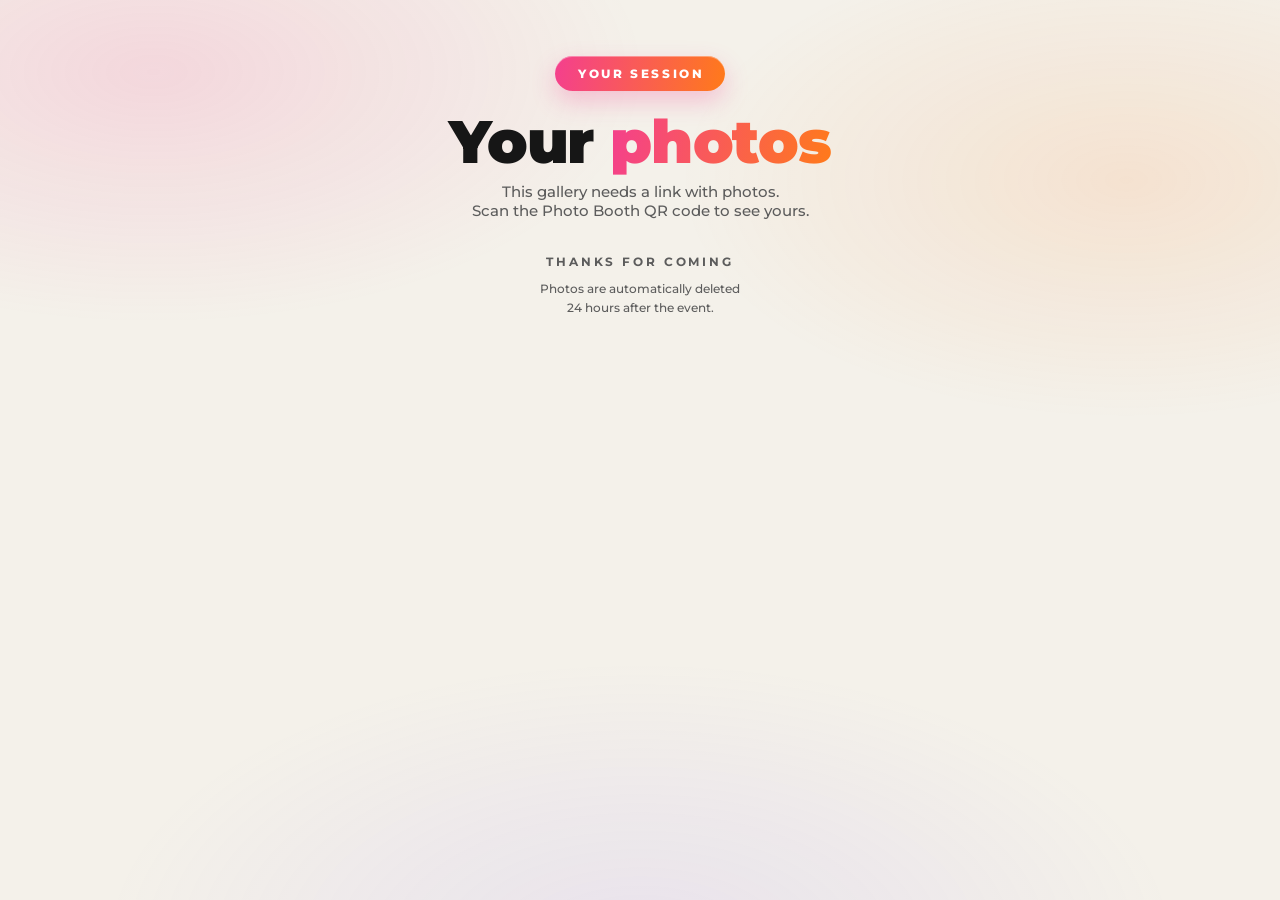
<file: galeria.html>
<!DOCTYPE html>
<html lang="en">
<head>
<meta charset="utf-8">
<meta name="viewport" content="width=device-width, initial-scale=1, maximum-scale=1, user-scalable=no">
<meta name="theme-color" content="#f4f1ea">
<title>Your photos — Photo Booth</title>
<link rel="preconnect" href="https://fonts.googleapis.com">
<link rel="preconnect" href="https://fonts.gstatic.com" crossorigin>
<link href="https://fonts.googleapis.com/css2?family=Montserrat:wght@500;700;800;900&display=swap" rel="stylesheet">
<link href="https://fonts.googleapis.com/css2?family=Cinzel+Decorative:wght@700;900&display=swap" rel="stylesheet">
<link rel="stylesheet" href="./estilos.css?v=8">
<style>
  /* Gallery-specific styles — the theme lives in estilos.css */
  body { padding:56px 20px 90px; }
  .contenido { position:relative; z-index:2; max-width:640px; margin:0 auto; }
  .gal-titulo { font-size:clamp(36px,9vw,60px); margin:20px 0 10px; }
  .gal-sub { color:var(--tinta-suave); font-size:15px; font-weight:500; margin-bottom:26px; }

  /* Strip / Individuals tabs */
  .tabs { display:inline-flex; background:#fff; border-radius:999px; padding:5px;
          box-shadow:var(--sombra); margin-bottom:30px; }
  .tab { font-family:inherit; font-weight:800; font-size:13px; letter-spacing:.1em;
         text-transform:uppercase; border:none; background:transparent; color:var(--tinta-suave);
         padding:12px 26px; border-radius:999px; cursor:pointer; }
  .tab.sel { background:var(--tinta); color:#fff; }

  /* Filters (applied in the gallery, after scanning the QR) */
  .filtros { display:flex; gap:8px; justify-content:center; flex-wrap:wrap; margin-bottom:26px; }
  .filtro-g { font-family:inherit; font-size:12px; font-weight:800; letter-spacing:.08em;
              text-transform:uppercase; background:#fff; color:var(--tinta-suave);
              border:2px solid transparent; padding:10px 16px; border-radius:999px;
              cursor:pointer; box-shadow:var(--sombra); }
  .filtro-g.sel { background:var(--tinta); color:#fff; }

  /* Strip frames */
  .marcos { display:flex; gap:10px; justify-content:center; margin-bottom:24px; flex-wrap:wrap; }
  .marco { font-family:inherit; border:2px solid transparent; background:#fff;
           border-radius:16px; padding:10px 14px; cursor:pointer;
           display:flex; align-items:center; gap:9px;
           font-size:12px; font-weight:800; letter-spacing:.06em; color:var(--tinta); }
  .marco.sel { border-color:var(--tinta); }
  .mini { width:22px; height:34px; border-radius:4px; display:block; }
  .mini.retro { background:#f5eedd; border:1px solid #d8c9a8; }
  .mini.clasico { background:#fff; border:1px solid #ddd; }
  .mini.pastel { background:linear-gradient(160deg,#ffd6e8,#d9c8ff); }
  .mini.noir { background:#0b0b0d; }

  /* Strip preview (600:1800 ratio) */
  .tira { position:relative; width:200px; aspect-ratio:600/1800; margin:0 auto 26px; padding:14px;
          display:flex; flex-direction:column; border-radius:18px;
          box-shadow:var(--sombra); }
  .tira-marca { position:absolute; right:12px; bottom:10px; font-size:8px; font-weight:800;
                letter-spacing:.08em; color:#fff; opacity:.95;
                -webkit-text-stroke:.6px rgba(0,0,0,.8);
                text-shadow:0 1px 4px rgba(0,0,0,.65); }
  .tira-cabeza { height:26px; display:flex; align-items:center; justify-content:space-between;
                 font-size:8px; font-weight:800; letter-spacing:.14em; }
  .tira-logo { display:flex; align-items:center; justify-content:center; padding:7px 10px 1px; }
  .tira-logo img { max-height:34px; max-width:88%; object-fit:contain; display:block; }
  .tira-fotos { flex:1; display:flex; flex-direction:column; gap:10px; margin:9px 0; }
  .tira-fotos img { flex:1; width:100%; min-height:0; object-fit:cover; border-radius:10px;
                   background:#ddd; display:block; }
  .tira-pie { height:30px; display:flex; align-items:center; justify-content:center;
              font-size:9px; font-weight:800; letter-spacing:.22em; }
  .tira.retro { background:#f5eedd; color:#2b2118; }
  .tira.clasico { background:#fff; color:#9a9a9a; }
  .tira.pastel { background:linear-gradient(170deg,#ffd6e8,#d9c8ff); color:#fff; }
  .tira.noir { background:#0b0b0d; color:#7dff9a; }
  .tira.noir .rec { color:#ff3b3b; }
  .mini.halloween { background:linear-gradient(180deg,#12060d 55%,#f2762e); border:1px solid #3a2b16; }
  /* Halloween frame: the booth's own scene photo, darkened, gold type —
     the same look as the app's Halloween start screen */
  .tira.halloween { background:#0a0a10 url("./halloween-escena.jpg") center/cover no-repeat; color:#f6c453; }
  .tira.halloween::before { content:""; position:absolute; inset:0; border-radius:18px;
                            background:rgba(5,5,12,.58); }
  .tira.halloween > * { position:relative; z-index:1; }
  .tira.halloween .tira-cabeza { font-family:'Cinzel Decorative', Georgia, serif; letter-spacing:.06em; }
  .tira.halloween .tira-pie { font-family:'Cinzel Decorative', Georgia, serif; letter-spacing:.1em; }
  .mini.paw { background:linear-gradient(180deg,#104e9e 0 24%,#e22b2c 24% 76%,#104e9e 76%); border:1px solid #104e9e; }
  /* Paw frame: strip-sized themed background (bands for header/footer) */
  .tira.paw { background:#2e82dc url("./paw-tira-fondo.jpg") center/cover no-repeat; color:#fff; }
  /* Paw galleries: sky-blue page, warm blobs off */
  body[data-tpl="paw"] { background:linear-gradient(180deg,#a5dcf7,#57a8e8); }
  body[data-tpl="paw"] .fondo-calido { display:none; }

  /* Individuals */
  .foto { margin-bottom:40px; }
  .foto img { width:100%; max-width:520px; border-radius:30px; display:block;
              margin:0 auto 18px; box-shadow:var(--sombra); background:#fff; }

  /* Boomerang */
  #boom-video { width:100%; max-width:520px; border-radius:30px; display:block;
                margin:0 auto 22px; box-shadow:var(--sombra); background:#000; }

  footer { font-size:12px; font-weight:700; letter-spacing:.24em; text-transform:uppercase;
           color:var(--tinta-suave); margin-top:34px; }
  .priv-nota { font-size:12px; font-weight:500; color:var(--tinta-suave);
               margin-top:10px; line-height:1.6; }
  .cta-reserva { display:inline-block; margin-top:24px; font-size:13px; font-weight:800;
                 letter-spacing:.14em; text-transform:uppercase; text-decoration:none;
                 color:#fff; background:var(--degradado);
                 padding:15px 28px; border-radius:999px;
                 box-shadow:0 12px 30px rgba(244,63,142,.35); }
  .cta-reserva:active { transform:scale(.97); }
</style>
</head>
<body>
<script src="./fondo.js"></script>
<div class="decor-halloween" aria-hidden="true">
  <div class="luna"></div>
  <svg class="telarana izq" viewBox="0 0 200 200" fill="none" stroke="rgba(240,235,255,.55)" stroke-width="1.3" stroke-linecap="round">
    <path d="M2 2 L198 14 M2 2 L172 66 M2 2 L120 132 M2 2 L56 186 M2 2 L8 198"/>
    <path d="M61 6 Q54 16 53 21 Q44 33 37 41 Q26 50 18 57 Q10 60 4 61"/>
    <path d="M110 9 Q100 26 96 37 Q82 56 67 74 Q50 90 32 103 Q18 108 5 110"/>
    <path d="M159 12 Q146 34 138 53 Q118 82 96 106 Q70 128 45 149 Q24 156 7 159"/>
  </svg>
  <svg class="telarana der" viewBox="0 0 200 200" fill="none" stroke="rgba(240,235,255,.55)" stroke-width="1.3" stroke-linecap="round">
    <path d="M2 2 L198 14 M2 2 L172 66 M2 2 L120 132 M2 2 L56 186 M2 2 L8 198"/>
    <path d="M61 6 Q54 16 53 21 Q44 33 37 41 Q26 50 18 57 Q10 60 4 61"/>
    <path d="M110 9 Q100 26 96 37 Q82 56 67 74 Q50 90 32 103 Q18 108 5 110"/>
    <path d="M159 12 Q146 34 138 53 Q118 82 96 106 Q70 128 45 149 Q24 156 7 159"/>
  </svg>
  <div class="murcielago">
      <svg width="46" height="66" viewBox="0 0 60 84">
        <path d="M30 4 C39 12 43 24 41.5 42 C40 60 36 72 30 80 C24 72 20 60 18.5 42 C17 24 21 12 30 4 Z" fill="#0a0a10"/>
        <circle cx="30" cy="70" r="7.5" fill="#0a0a10"/>
        <path d="M23.5 74 L20 82 L27 77 Z" fill="#0a0a10"/>
        <path d="M36.5 74 L40 82 L33 77 Z" fill="#0a0a10"/>
        <circle class="ojo-bat" cx="27" cy="69" r="1.5" fill="#ff2222"/>
        <circle class="ojo-bat" cx="33" cy="69" r="1.5" fill="#ff2222"/>
      </svg>
    </div>
    <div class="nube u1"></div>
    <div class="nube u2"></div>
    <div class="grano"></div>
    <div class="niebla n1"></div>
  <div class="niebla n2"></div>
</div>
<div class="contenido">
  <span class="pastilla pastilla-rosa" id="ev-pildora">Your session</span>
  <h1 class="titular gal-titulo" id="ev-titulo">Your <span class="degradado-texto">photos</span></h1>
  <p class="gal-sub" id="sub">Choose how to take them</p>

  <div id="opciones" class="oculto">
    <div class="tabs">
      <button class="tab sel" id="tab-tira">Strip</button>
      <button class="tab" id="tab-ind">Individuals</button>
    </div>

    <div class="filtros" id="filtros">
      <button class="filtro-g sel" data-filtro="original">Original</button>
      <button class="filtro-g" data-filtro="bn">B&amp;W</button>
      <button class="filtro-g" data-filtro="sepia">Sepia</button>
      <button class="filtro-g" data-filtro="vintage">Vintage</button>
      <button class="filtro-g" data-filtro="vivido">Vivid</button>
    </div>

    <div id="vista-tira">
      <div class="marcos" id="marcos">
        <button class="marco sel" data-marco="retro"><span class="mini retro"></span>Retro</button>
        <button class="marco" data-marco="clasico"><span class="mini clasico"></span>Classic</button>
        <button class="marco" data-marco="pastel"><span class="mini pastel"></span>Pastel</button>
        <button class="marco" data-marco="noir"><span class="mini noir"></span>Noir</button>
        <button class="marco" data-marco="halloween"><span class="mini halloween"></span>Halloween</button>
        <button class="marco" data-marco="paw"><span class="mini paw"></span>Paw</button>
      </div>
      <div class="tira retro" id="tira">
        <div class="tira-cabeza"><span id="tira-cabeza-izq">PHOTO BOOTH</span><span id="tira-cabeza-der">RETRO · 2026</span></div>
        <div class="tira-logo oculto" id="tira-logo"><img id="tira-logo-img" alt=""></div>
        <div class="tira-fotos" id="tira-fotos"></div>
        <div class="tira-pie" id="tira-pie">✦ MEMORIES ✦</div>
        <div class="tira-marca oculto" id="tira-marca"></div>
      </div>
      <button class="btn-negro" id="descargar-tira">Download strip (PNG)</button>
    </div>

    <div id="vista-ind" class="oculto">
      <div id="gal"></div>
    </div>

    <div id="vista-boomerang" class="oculto">
      <video id="boom-video" autoplay loop muted playsinline></video><br>
      <button class="btn-negro" id="descargar-boomerang">Download boomerang</button>
    </div>
  </div>

  <footer id="pie-gracias">Thanks for coming</footer>
  <p class="priv-nota" id="priv-nota">Photos are automatically deleted<br>24 hours after the event.</p>
  <a class="cta-reserva oculto" id="cta-reserva" href="https://ramiiron.github.io/pose-and-post/" target="_blank" rel="noopener">Book Pose &amp; Post for your event</a>
</div>

<script>
const esc = s => String(s).replace(/&/g,"&amp;").replace(/"/g,"&quot;").replace(/</g,"&lt;");
const qs = new URLSearchParams(location.search);
const fotos = qs.getAll("f").filter(u => u.startsWith("https://"));
const videoUrl = (qs.get("v") || "").startsWith("https://") ? qs.get("v") : "";
const $ = id => document.getElementById(id);

// Per-event customization (comes in the QR from the booth config)
const evNombre = (qs.get("ev") || "").trim();
const negocio = (qs.get("neg") || "").trim(); // business name for the watermark
// Client logo for the strip (Cloudinary only, so the canvas stays exportable)
const logoUrl = (qs.get("logo") || "").startsWith("https://res.cloudinary.com/") ? qs.get("logo") : "";

// ===== Language (comes from the booth via the QR: &lang=es) =====
const LANG = qs.get("lang") === "es" ? "es" : "en";
const GT = {
  en: {
    tituloDef: 'Your <span class="degradado-texto">photos</span>',
    subDef: "Choose how to take them",
    vacio: "This gallery needs a link with photos.<br>Scan the Photo Booth QR code to see yours.",
    boomListo: "Your boomerang is ready",
    tira: "Strip", ind: "Individuals",
    bn: "B&W", vivido: "Vivid",
    descargarTira: "Download strip (PNG)", generando: "Generating…", abriendo: "Opening…",
    descargarFoto: "Download", descargarBoom: "Download boomerang",
    gracias: "Thanks for coming",
    priv: "Photos are automatically deleted<br>24 hours after the event.",
    cta: "Book Pose & Post for your event",
    errFoto: "Couldn't prepare the photo. Try again.",
    errVideo: "Couldn't prepare the video. Try again.",
    errTira: "Couldn't generate the strip. Try the individual photos.",
    compartirTira: "My Photo Booth strip"
  },
  es: {
    tituloDef: 'Tus <span class="degradado-texto">fotos</span>',
    subDef: "Elige cómo llevártelas",
    vacio: "Esta galería necesita un enlace con fotos.<br>Escanea el código QR del Photo Booth para ver las tuyas.",
    boomListo: "Tu boomerang está listo",
    tira: "Tira", ind: "Individuales",
    bn: "B/N", vivido: "Vívido",
    descargarTira: "Descargar tira (PNG)", generando: "Generando…", abriendo: "Abriendo…",
    descargarFoto: "Descargar", descargarBoom: "Descargar boomerang",
    gracias: "Gracias por venir",
    priv: "Las fotos se eliminan automáticamente<br>24 horas después del evento.",
    cta: "Reserva Pose & Post para tu evento",
    errFoto: "No se pudo preparar la foto. Intenta de nuevo.",
    errVideo: "No se pudo preparar el video. Intenta de nuevo.",
    errTira: "No se pudo generar la tira. Prueba las fotos individuales.",
    compartirTira: "Mi tira del Photo Booth"
  }
};
const G = GT[LANG];
document.documentElement.lang = LANG;
if (LANG === "es") document.title = "Tus fotos — Photo Booth";

const PLANTILLAS = {
  "fiesta":      { en: "Your session", es: "Tu sesión" },
  "boda":        { en: "Our wedding",  es: "Nuestra boda" },
  "baby-shower": { en: "Baby shower",  es: "Baby shower" },
  "baby-nina":   { en: "It's a girl!", es: "¡Es niña!" },
  "baby-nino":   { en: "It's a boy!",  es: "¡Es niño!" },
  "cumpleanos":  { en: "Birthday",     es: "Cumpleaños" },
  "halloween":   { en: "Halloween",    es: "Halloween" },
  "graduacion":  { en: "Graduation",   es: "Graduación" },
  "paw":         { en: "Paw Party",    es: "Fiesta Paw" },
};
const tpl = PLANTILLAS[qs.get("tpl")] ? qs.get("tpl") : "fiesta";
document.body.dataset.tpl = tpl;
if (evNombre){
  $("ev-pildora").textContent = PLANTILLAS[tpl][LANG];
  $("ev-titulo").textContent = evNombre;
} else {
  $("ev-pildora").textContent = PLANTILLAS[tpl][LANG];
  $("ev-titulo").innerHTML = G.tituloDef;
}

// Static texts in the chosen language
$("sub").textContent = G.subDef;
$("tab-tira").textContent = G.tira;
$("tab-ind").textContent = G.ind;
$("descargar-tira").textContent = G.descargarTira;
$("descargar-boomerang").textContent = G.descargarBoom;
$("pie-gracias").textContent = G.gracias;
$("priv-nota").innerHTML = G.priv;
$("cta-reserva").textContent = G.cta;
document.querySelector('[data-filtro="bn"]').textContent = G.bn;
document.querySelector('[data-filtro="vivido"]').textContent = G.vivido;

// Available strip frames
const MARCOS = {
  retro:   { cabeza:["PHOTO BOOTH","RETRO · 2026"], pie:(LANG === "es" ? "✦ RECUERDOS ✦" : "✦ MEMORIES ✦"), fondo:"#f5eedd", tinta:"#2b2118", fuente:800 },
  clasico: { cabeza:["FLASHBOX SEOUL","CLASSIC MINIMAL"], pie:"", fondo:"#ffffff", tinta:"#9a9a9a", fuente:800 },
  pastel:  { cabeza:["PASTEL DREAM",""], pie:"cutie", fondo:null, degradado:["#ffd6e8","#d9c8ff"], tinta:"#ffffff", fuente:800 },
  noir:    { cabeza:["[RAW_03]",'<span class="rec">● REC</span>'], pie:"CYBER NOIR", fondo:"#0b0b0d", tinta:"#7dff9a", fuente:800, rec:"#ff3b3b" },
  halloween: { cabeza:["POSE & POST","🎃 HALLOWEEN 🎃"], pie:(LANG === "es" ? "🎃 RECUERDOS DE TERROR 🎃" : "🎃 SPOOKY MEMORIES 🎃"), fondo:"#0a0a10", tinta:"#f6c453", fuente:700, escena:"./halloween-escena.jpg", display:"'Cinzel Decorative', Georgia, serif" },
  paw: { cabeza:["POSE & POST","🐾 PAW PARTY 🐾"], pie:(LANG === "es" ? "🐾 RECUERDOS 🐾" : "🐾 PAW MEMORIES 🐾"), fondo:"#2e82dc", tinta:"#ffffff", fuente:800, escena:"./paw-tira-fondo.jpg", sinOscurecer:true }
};
// Themed galleries open on their own frame; the rest keep Retro
let marcoActual = (tpl === "halloween" && MARCOS.halloween) ? "halloween" : (tpl === "paw" && MARCOS.paw) ? "paw" : "retro";

// Filters: applied here in the gallery, after scanning the QR
// (live preview + baked into the strip PNG and shared photos)
const FILTROS = {
  original: "none",
  bn:       "grayscale(1) contrast(1.08)",
  sepia:    "sepia(0.85)",
  vintage:  "sepia(0.35) saturate(1.5) contrast(1.05)",
  vivido:   "saturate(1.7) contrast(1.12)",
};
let filtroActual = "original";
async function compartirVideo(btn){
  const orig = btn.textContent;
  btn.disabled = true;
  btn.textContent = G.abriendo;
  try {
    const blob = await (await fetch(videoUrl)).blob();
    const ext = blob.type.includes("mp4") ? "mp4" : "webm";
    const file = new File([blob], "pose-post-boomerang." + ext, { type: blob.type || "video/mp4" });
    if (navigator.canShare && navigator.canShare({ files: [file] })){
      try {
        await navigator.share({ files: [file], title: "Photo Booth" });
      } catch(e){
        if (!e || e.name !== "AbortError") descargarBlob(blob, file.name);
      }
    } else {
      descargarBlob(blob, file.name);
    }
  } catch(e){
    alert(G.errVideo);
  }
  btn.textContent = orig;
  btn.disabled = false;
}

function fijarFiltro(nombre){
  filtroActual = FILTROS[nombre] ? nombre : "original";
  document.querySelectorAll(".filtro-g").forEach(c => c.classList.toggle("sel", c.dataset.filtro === filtroActual));
  document.querySelectorAll(".tira-fotos img, .foto img").forEach(img => { img.style.filter = FILTROS[filtroActual]; });
}
document.querySelectorAll(".filtro-g").forEach(b => { b.onclick = () => fijarFiltro(b.dataset.filtro); });

// Pixel filters (Safari-safe): ctx.filter is silently ignored by older
// WebKit, so downloads came out unfiltered while the preview (CSS) looked
// right. These matrices reproduce the CSS filter strings per pixel.
function matrizSaturacion(s){
  return [0.213+0.787*s, 0.715-0.715*s, 0.072-0.072*s,
          0.213-0.213*s, 0.715+0.285*s, 0.072-0.072*s,
          0.213-0.213*s, 0.715-0.715*s, 0.072+0.928*s];
}
function matrizSepia(k){
  const P = [0.393,0.769,0.189, 0.349,0.686,0.168, 0.272,0.534,0.131];
  return P.map((v, i) => (i % 4 === 0 ? (1 - k) : 0) + v * k);
}
function multiplicarMatriz(A, B){ // result applies B first, then A
  const M = new Array(9);
  for (let r = 0; r < 3; r++) for (let c = 0; c < 3; c++)
    M[r*3+c] = A[r*3]*B[c] + A[r*3+1]*B[3+c] + A[r*3+2]*B[6+c];
  return M;
}
const FILTROS_PX = {
  bn:      { m: matrizSaturacion(0), contraste: 1.08 },
  sepia:   { m: matrizSepia(0.85), contraste: 1 },
  vintage: { m: multiplicarMatriz(matrizSaturacion(1.5), matrizSepia(0.35)), contraste: 1.05 },
  vivido:  { m: matrizSaturacion(1.7), contraste: 1.12 },
};
function aplicarFiltroPixeles(x, rx, ry, rw, rh){
  const f = FILTROS_PX[filtroActual];
  if (!f) return;
  const datos = x.getImageData(rx, ry, rw, rh);
  const d = datos.data, m = f.m, c = f.contraste;
  for (let i = 0; i < d.length; i += 4){
    const r = d[i], g = d[i+1], b = d[i+2];
    d[i]   = ((m[0]*r + m[1]*g + m[2]*b) - 128) * c + 128;
    d[i+1] = ((m[3]*r + m[4]*g + m[5]*b) - 128) * c + 128;
    d[i+2] = ((m[6]*r + m[7]*g + m[8]*b) - 128) * c + 128;
  }
  x.putImageData(datos, rx, ry);
}

if (!fotos.length && !videoUrl){
  $("sub").innerHTML = G.vacio;
} else if (videoUrl){
  // Boomerang session: just the looping clip + download/share
  $("sub").textContent = G.boomListo;
  $("opciones").classList.remove("oculto");
  document.querySelector(".tabs").classList.add("oculto");
  $("filtros").classList.add("oculto");
  $("vista-tira").classList.add("oculto");
  $("vista-ind").classList.add("oculto");
  $("vista-boomerang").classList.remove("oculto");
  $("boom-video").src = videoUrl;
  $("descargar-boomerang").onclick = e => compartirVideo(e.target);
} else {
  $("opciones").classList.remove("oculto");

  // Strip preview
  $("tira-fotos").innerHTML = fotos.map((f,i) =>
    `<img src="${esc(f)}" alt="${LANG === "es" ? "Foto" : "Photo"} ${i+1}" loading="lazy">`).join("");
  if (logoUrl){
    $("tira-logo-img").src = logoUrl;
    $("tira-logo").classList.remove("oculto");
  }
  $("tira-pie").textContent = evNombre || MARCOS[marcoActual].pie;
  if (negocio){
    $("tira-marca").textContent = "© " + negocio;
    $("tira-marca").classList.remove("oculto");
  }

  // Individuals (watermark composited on a canvas before sharing)
  $("gal").innerHTML = fotos.map((f,i) =>
    `<div class="foto"><img src="${esc(f)}" alt="${LANG === "es" ? "Foto" : "Photo"} ${i+1}" loading="lazy"><br>` +
      `<button class="btn-linea" data-idx="${i}" data-nombre="photo-booth-${i+1}.jpg">${G.descargarFoto}</button></div>`).join("");
  $("gal").addEventListener("click", e => {
    const b = e.target.closest("button[data-idx]");
    if (b) compartirFoto(+b.dataset.idx, b.dataset.nombre, b);
  });

  // Tabs
  const mostrarModo = modo => {
    $("vista-tira").classList.toggle("oculto", modo !== "tira");
    $("vista-ind").classList.toggle("oculto", modo !== "ind");
    $("tab-tira").classList.toggle("sel", modo === "tira");
    $("tab-ind").classList.toggle("sel", modo === "ind");
  };
  $("tab-tira").onclick = () => mostrarModo("tira");
  $("tab-ind").onclick = () => mostrarModo("ind");

  // Frame switch
  $("marcos").addEventListener("click", e => {
    const b = e.target.closest(".marco");
    if (!b) return;
    marcoActual = b.dataset.marco;
    document.querySelectorAll(".marco").forEach(m => m.classList.toggle("sel", m === b));
    const tira = $("tira");
    tira.className = "tira " + marcoActual;
    const M = MARCOS[marcoActual];
    $("tira-cabeza-izq").textContent = M.cabeza[0];
    $("tira-cabeza-der").innerHTML = M.cabeza[1]; // HTML propio (no es input del usuario)
    $("tira-pie").textContent = evNombre || M.pie;
  });

  $("descargar-tira").onclick = descargarTira;

  // Apply the default frame to the preview (Halloween on Halloween events)
  if (marcoActual !== "retro")
    document.querySelector('[data-marco="' + marcoActual + '"]').click();
}

// Booking CTA: only shown when the gallery actually has content
if (fotos.length || videoUrl) $("cta-reserva").classList.remove("oculto");

// Business watermark: discreet © name at the bottom-right of the canvas.
// Semi-transparent white with a soft shadow: a signature, not a billboard.
function dibujarMarca(x, W, H, tam){
  if (!negocio) return;
  const texto = "© " + negocio;
  const px = W - tam, py = H - Math.round(tam * 0.55);
  x.save();
  x.font = "600 " + tam + "px Montserrat, Arial, sans-serif";
  x.textAlign = "right";
  x.textBaseline = "bottom";
  x.shadowColor = "rgba(0,0,0,.5)";
  x.shadowBlur = Math.max(2, Math.round(tam * 0.22));
  x.shadowOffsetY = 1;
  x.fillStyle = "rgba(255,255,255,.72)";
  x.fillText(texto, px, py);
  x.restore();
}

// Loads one photo, draws the watermark and returns a JPEG blob
async function fotoConMarca(url){
  const img = await cargar(url);
  const c = document.createElement("canvas");
  c.width = img.naturalWidth || img.width;
  c.height = img.naturalHeight || img.height;
  const x = c.getContext("2d");
  x.drawImage(img, 0, 0);
  aplicarFiltroPixeles(x, 0, 0, c.width, c.height); // before the watermark, which stays unfiltered
  dibujarMarca(x, c.width, c.height, Math.max(15, Math.round(c.width * 0.016)));
  return new Promise((res, rej) => c.toBlob(b => b ? res(b) : rej(new Error("blob")), "image/jpeg", 0.92));
}

// Shares the watermarked photo via the native sheet (iOS: "Save Image"
// -> Photos; Android: save -> Gallery). Falls back to a download.
async function compartirFoto(i, nombre, btn){
  const orig = btn.textContent;
  btn.disabled = true;
  btn.textContent = G.abriendo;
  try {
    const blob = await fotoConMarca(fotos[i]);
    const file = new File([blob], nombre, { type: "image/jpeg" });
    if (navigator.canShare && navigator.canShare({ files: [file] })){
      try {
        await navigator.share({ files: [file], title: "Photo Booth" });
      } catch(e){
        // Cancelled sheet: do nothing. Other errors: download.
        if (!e || e.name !== "AbortError") descargarBlob(blob, nombre);
      }
    } else {
      descargarBlob(blob, nombre);
    }
  } catch(e){
    alert(G.errFoto);
  }
  btn.textContent = orig;
  btn.disabled = false;
}

function cargar(url){
  return new Promise((res, rej) => {
    const img = new Image();
    img.crossOrigin = "anonymous";
    img.onload = () => res(img);
    img.onerror = rej;
    img.src = url;
  });
}
function dibujarCover(x, img, dx, dy, dw, dh){
  const s = Math.max(dw / img.width, dh / img.height);
  const w = img.width * s, h = img.height * s;
  x.drawImage(img, dx + (dw - w) / 2, dy + (dh - h) / 2, w, h);
}
// Draws an image fully inside a box, keeping its aspect ratio (logos)
function dibujarContain(x, img, dx, dy, dw, dh){
  const s = Math.min(dw / img.width, dh / img.height);
  const w = img.width * s, h = img.height * s;
  x.drawImage(img, dx + (dw - w) / 2, dy + (dh - h) / 2, w, h);
}
// Rounded-rect clip path (for the strip's photos)
function clipRedondeado(x, dx, dy, dw, dh, r){
  x.beginPath();
  x.moveTo(dx + r, dy);
  x.arcTo(dx + dw, dy, dx + dw, dy + dh, r);
  x.arcTo(dx + dw, dy + dh, dx, dy + dh, r);
  x.arcTo(dx, dy + dh, dx, dy, r);
  x.arcTo(dx, dy, dx + dw, dy, r);
  x.closePath();
  x.clip();
}

async function descargarTira(){
  const btn = $("descargar-tira");
  btn.textContent = G.generando;
  btn.disabled = true;
  try {
    await document.fonts.ready;
    const M = MARCOS[marcoActual];
    const W = 600, H = 1800, pad = 36, cabezaH = 76, pieH = 96, gap = 26;
    // Client logo (optional): an extra band under the header
    const logoImg = logoUrl ? await cargar(logoUrl).catch(() => null) : null;
    const logoH = logoImg ? 104 : 0;
    const fw = W - pad * 2;
    const fh = (H - pad * 2 - cabezaH - logoH - pieH - gap * 2) / fotos.length;
    const c = document.createElement("canvas");
    c.width = W; c.height = H;
    const x = c.getContext("2d");

    // Background (a frame may carry its own scene photo, darkened)
    let escImg = null;
    if (M.escena){ try { escImg = await cargar(M.escena); } catch(e){} }
    if (escImg){
      dibujarCover(x, escImg, 0, 0, W, H);
      if (!M.sinOscurecer){
        x.fillStyle = "rgba(5,5,12,.58)";
        x.fillRect(0, 0, W, H);
      }
    } else if (M.degradado){
      const g = x.createLinearGradient(0, 0, W * 0.3, H);
      g.addColorStop(0, M.degradado[0]); g.addColorStop(1, M.degradado[1]);
      x.fillStyle = g;
      x.fillRect(0, 0, W, H);
    } else {
      x.fillStyle = M.fondo;
      x.fillRect(0, 0, W, H);
    }

    // Client logo under the header
    if (logoImg) dibujarContain(x, logoImg, pad, pad + cabezaH + 4, fw, logoH - 8);

    // Photos (rounded corners, same as the on-screen preview)
    const imgs = await Promise.all(fotos.map(cargar));
    imgs.forEach((img, i) => {
      const dy = pad + cabezaH + logoH + i * (fh + gap);
      // Filter each photo on its own canvas first: a per-pixel pass over
      // the strip region would also recolor the frame's rounded corners.
      const tmp = document.createElement("canvas");
      tmp.width = fw; tmp.height = fh;
      const tx = tmp.getContext("2d");
      dibujarCover(tx, img, 0, 0, fw, fh);
      aplicarFiltroPixeles(tx, 0, 0, fw, fh);
      x.save();
      clipRedondeado(x, pad, dy, fw, fh, 22);
      x.drawImage(tmp, pad, dy);
      x.restore();
    });

    // Text
    x.fillStyle = M.tinta;
    x.textAlign = "center";
    x.textBaseline = "middle";
    const fam = M.display || "Montserrat, Arial, sans-serif";
    x.font = M.fuente + " " + (M.display ? 21 : 24) + "px " + fam;
    x.fillText(M.cabeza[0], W / 2, pad + cabezaH / 2 - 12);
    x.font = "700 " + (M.display ? 15 : 20) + "px " + fam;
    if (marcoActual === "noir"){
      x.fillStyle = M.rec;
      x.fillText("● REC", W / 2, pad + cabezaH / 2 + 16);
      x.fillStyle = M.tinta;
    } else {
      x.fillText(M.cabeza[1], W / 2, pad + cabezaH / 2 + 16);
    }
    const pieTxt = evNombre || M.pie;
    if (pieTxt){
      x.font = "800 " + (M.display ? 20 : 26) + "px " + fam;
      x.fillStyle = M.tinta;
      x.fillText(pieTxt, W / 2, H - pad - pieH / 2);
    }

    dibujarMarca(x, W, H, 13);

    const blob = await new Promise(r => c.toBlob(r, "image/png"));
    const file = new File([blob], "tira-photo-booth.png", { type: "image/png" });
    let listo = false;
    if (navigator.canShare && navigator.canShare({ files: [file] })){
      btn.textContent = G.abriendo;
      try {
        await navigator.share({ files: [file], title: G.compartirTira });
        listo = true;
      } catch(e){
        // If the user cancelled, do nothing more; if it failed, download
        listo = !e || e.name === "AbortError";
        if (!listo) descargarBlob(blob, "tira-photo-booth.png");
      }
    }
    if (!listo) descargarBlob(blob, "tira-photo-booth.png");
  } catch(e){
    alert(G.errTira);
  }
  btn.textContent = G.descargarTira;
  btn.disabled = false;
}

function descargarBlob(blob, nombre){
  const a = document.createElement("a");
  a.href = URL.createObjectURL(blob);
  a.download = nombre;
  document.body.appendChild(a); a.click(); a.remove();
  setTimeout(() => URL.revokeObjectURL(a.href), 5000);
}
</script>
</body>
</html>
</file>
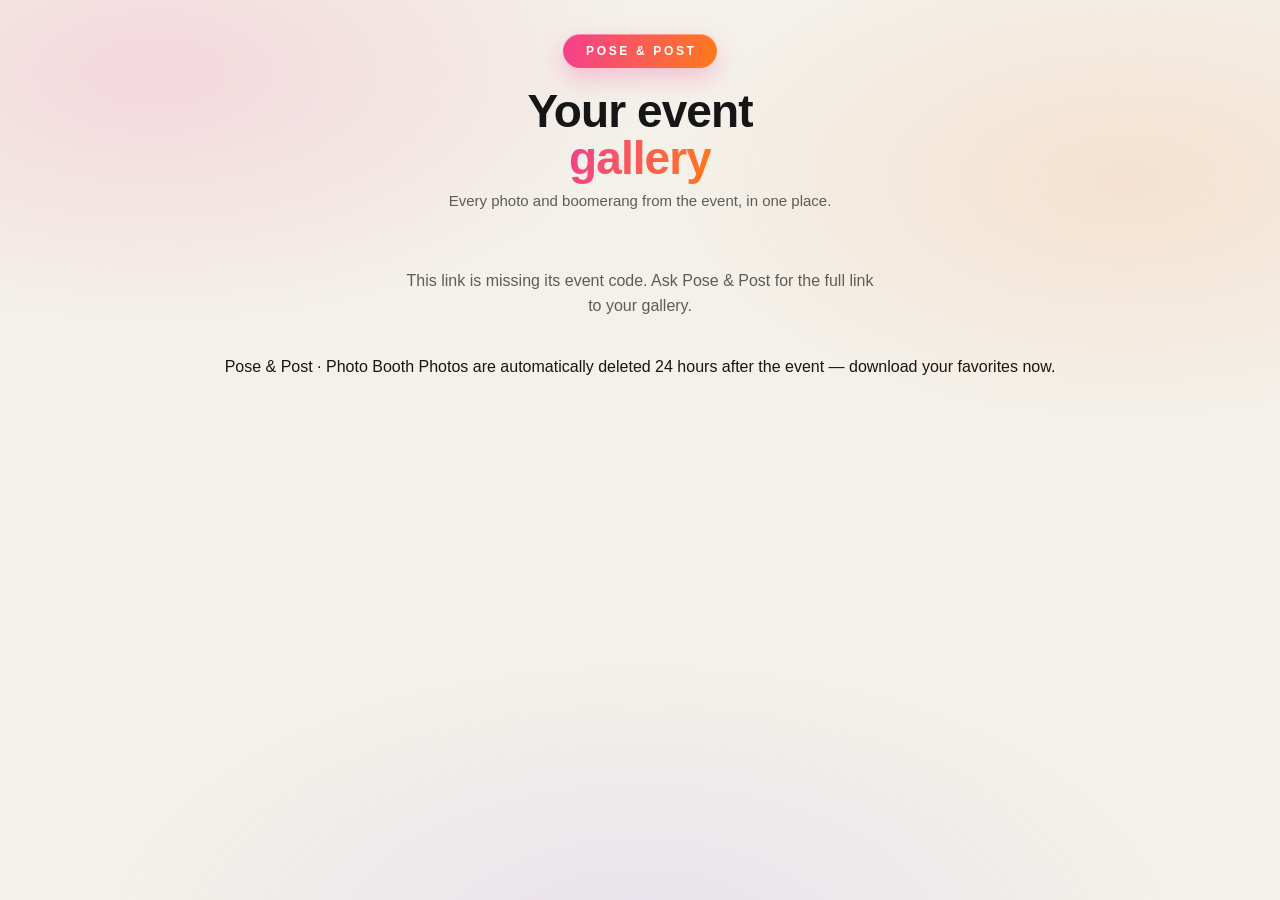
<file: host.html>
<!DOCTYPE html>
<html lang="en">
<head>
<meta charset="utf-8">
<meta name="viewport" content="width=device-width, initial-scale=1">
<title>Your event gallery — Pose &amp; Post</title>
<link rel="icon" type="image/png" href="./icono.png">
<link rel="apple-touch-icon" href="./icono.png">
<link rel="stylesheet" href="./estilos.css?v=8">
<style>
  .host-wrap { position:relative; z-index:2; max-width:1060px; margin:0 auto;
               padding:34px 20px 10px; text-align:center; }
  .host-titulo { font-size:clamp(30px,6vw,46px); margin:20px 0 10px; }
  .host-sub { color:var(--tinta-suave); font-size:15px; font-weight:500; }
  #host-conteo { margin-top:10px; font-size:12px; font-weight:800;
                 letter-spacing:.14em; text-transform:uppercase; }
  #host-grid { display:grid; grid-template-columns:repeat(auto-fill,minmax(200px,1fr));
               gap:14px; max-width:1060px; margin:26px auto 0; padding:0 20px; }
  .host-item { background:#fff; border-radius:16px; overflow:hidden;
               padding-bottom:14px;
               box-shadow:0 10px 24px rgba(22,22,22,.08); }
  .host-media { aspect-ratio:3/4; background:#e9e4d8; position:relative; }
  .host-media img, .host-media video { width:100%; height:100%; object-fit:cover; display:block; }
  .host-tag { position:absolute; top:10px; left:10px; background:rgba(22,22,22,.75);
              color:#fff; font-size:10px; font-weight:800; letter-spacing:.12em;
              padding:5px 10px; border-radius:999px; text-transform:uppercase; }
  .host-dl { width:calc(100% - 24px); margin:12px 12px 0; font-family:inherit; border:0; cursor:pointer;
             padding:13px; font-size:13px; font-weight:800; letter-spacing:.06em;
             border-radius:999px;
             background:#1a1a1d; color:#fff;
             box-shadow:0 10px 22px rgba(22,22,22,.18), inset 0 1px 0 rgba(255,255,255,.14);
             transition:transform .15s ease, opacity .15s ease; }
  .host-dl:active { transform:scale(.97); opacity:.85; }
  #host-estado { max-width:520px; margin:40px auto; padding:0 20px; text-align:center;
                 color:var(--tinta-suave); font-size:16px; line-height:1.55; }
</style>
</head>
<body>
<script src="./fondo.js"></script>

<div class="host-wrap">
  <span class="pastilla pastilla-rosa">Pose &amp; Post</span>
  <h1 class="titular host-titulo">Your event<br><span class="degradado-texto">gallery</span></h1>
  <p class="host-sub" id="host-sub">Every photo and boomerang from the event, in one place.</p>
  <p id="host-conteo"></p>
</div>

<div id="host-estado">Loading your gallery…</div>
<div id="host-grid"></div>

<div class="pie">
  <span id="host-pie">Pose &amp; Post · Photo Booth</span>
  <span class="priv-nota">Photos are automatically deleted 24 hours after the event — download your favorites now.</span>
</div>

<script>
const CLOUD = "lubasdf9"; // same Cloudinary account as the booth
const $ = id => document.getElementById(id);
const esc = s => String(s).replace(/[&<>"']/g, c => ({ "&":"&amp;", "<":"&lt;", ">":"&gt;", '"':"&quot;", "'":"&#39;" }[c]));

// Event slug from the link: host.html?ev=halloween-2026
const ev = (new URLSearchParams(location.search).get("ev") || "").toLowerCase().replace(/[^a-z0-9-]/g, "");
const TAG = "pb-" + ev;

function urlRecurso(tipo, r, transf){
  const pid = String(r.public_id).split("/").map(encodeURIComponent).join("/");
  return "https://res.cloudinary.com/" + CLOUD + "/" + tipo + "/upload/" +
         (transf ? transf + "/" : "") + "v" + r.version + "/" + pid + "." + r.format;
}
function urlPoster(r){
  const pid = String(r.public_id).split("/").map(encodeURIComponent).join("/");
  return "https://res.cloudinary.com/" + CLOUD + "/video/upload/w_640/v" + r.version + "/" + pid + ".jpg";
}

async function lista(tipo){
  try {
    const r = await fetch("https://res.cloudinary.com/" + CLOUD + "/" + tipo + "/list/" + TAG + ".json");
    if (!r.ok) return []; // 404 = no resources with this tag yet
    const j = await r.json();
    return (j.resources || []).map(x => ({ ...x, _tipo: tipo }));
  } catch (e) { return []; }
}

// Download one file (fetch -> blob; fallback: open it)
async function descargar(url, nombre, btn){
  const antes = btn.textContent;
  btn.textContent = "Downloading…";
  try {
    const r = await fetch(url);
    if (!r.ok) throw new Error("HTTP " + r.status);
    const b = await r.blob();
    const a = document.createElement("a");
    a.href = URL.createObjectURL(b);
    a.download = nombre;
    document.body.appendChild(a); a.click(); a.remove();
    setTimeout(() => URL.revokeObjectURL(a.href), 4000);
  } catch (e) { window.open(url, "_blank"); }
  btn.textContent = antes;
}

async function cargar(){
  if (!ev) {
    $("host-estado").textContent = "This link is missing its event code. Ask Pose & Post for the full link to your gallery.";
    return;
  }
  $("host-sub").textContent = "Event: " + ev.replace(/-/g, " ");
  const [fotos, videos] = await Promise.all([lista("image"), lista("video")]);
  const todo = [...fotos, ...videos].sort((a, b) => new Date(a.created_at) - new Date(b.created_at));
  if (!todo.length) {
    $("host-estado").innerHTML = "No photos found for this event yet.<br>If the event already ended, the link may have expired — photos are deleted 24 hours after the event.";
    return;
  }
  $("host-estado").style.display = "none";
  const nf = todo.filter(x => x._tipo === "image").length;
  const nv = todo.length - nf;
  $("host-conteo").textContent =
    (nf ? nf + (nf === 1 ? " photo" : " photos") : "") + (nf && nv ? " · " : "") +
    (nv ? nv + (nv === 1 ? " boomerang" : " boomerangs") : "");
  $("host-grid").innerHTML = todo.map((r, i) => {
    const esVideo = r._tipo === "video";
    const completa = urlRecurso(r._tipo, r);
    const nombre = "pose-and-post-" + (i + 1) + "." + r.format;
    const media = esVideo
      ? `<video src="${esc(completa)}" poster="${esc(urlPoster(r))}" autoplay loop muted playsinline></video><span class="host-tag">Boomerang</span>`
      : `<img src="${esc(urlRecurso("image", r, "w_640"))}" alt="Event photo ${i + 1}" loading="lazy">`;
    return `<div class="host-item"><div class="host-media">${media}</div>
            <button class="host-dl" data-url="${esc(completa)}" data-nombre="${esc(nombre)}">Download</button></div>`;
  }).join("");
  document.querySelectorAll(".host-dl").forEach(b =>
    b.onclick = () => descargar(b.dataset.url, b.dataset.nombre, b));
}
cargar();
</script>
</body>
</html>
</file>
<file: estilos.css>
/* ============================================================
   Photo Booth — "Self-Studio" theme (inspired by Korean
   self-photo studios)
   To change the design of ALL pages, edit this file
   (and fondo.js for the background). Each page only carries
   its own styles in its <style>.
   ============================================================ */
:root{
  --crema:#f4f1ea;
  --tinta:#161616;
  --tinta-suave:#5c5c5c;
  --rosa:#f43f8e;
  --naranja:#ff7a1a;
  --degradado:linear-gradient(100deg, var(--rosa), var(--naranja));
  --tarjeta:#ffffff;
  --sombra:0 18px 45px rgba(22,22,22,.10);
  --radio:26px;
}
* { margin:0; padding:0; box-sizing:border-box; }
html, body { height:100%; }
body { background:var(--crema); color:var(--tinta); text-align:center;
       font-family:Montserrat,"Helvetica Neue",Arial,sans-serif;
       -webkit-font-smoothing:antialiased; }

/* ----- Fondo claro cálido con manchas pastel (estático) ----- */
.fondo-calido { position:fixed; inset:0; z-index:0; pointer-events:none; }
.fondo-calido.a { background:radial-gradient(55% 40% at 12% 8%, rgba(244,63,142,.14), transparent 70%); }
.fondo-calido.b { background:radial-gradient(50% 38% at 88% 20%, rgba(255,122,26,.12), transparent 70%); }
.fondo-calido.c { background:radial-gradient(60% 45% at 50% 105%, rgba(150,120,255,.12), transparent 70%); }

/* ----- Pastilla / etiqueta ----- */
.pastilla { display:inline-block; font-size:12px; font-weight:800;
            letter-spacing:.22em; text-transform:uppercase;
            padding:10px 20px 10px calc(20px + .22em); border-radius:999px; }
.pastilla-rosa { color:#fff; background:var(--degradado);
                 box-shadow:0 10px 24px rgba(244,63,142,.28), inset 0 1px 0 rgba(255,255,255,.35); }
.pastilla-verde { color:#0d7a3f; background:#d9f5e5; }
.pastilla-linea { color:var(--tinta); background:#fff;
                  border:1.5px solid rgba(22,22,22,.14); }

/* ----- Texto con degradado rosa→naranja ----- */
.degradado-texto { background:var(--degradado);
                   -webkit-background-clip:text; background-clip:text;
                   -webkit-text-fill-color:transparent; color:transparent; }

/* ----- Titular pesado ----- */
.titular { font-weight:900; letter-spacing:-.02em; line-height:1.02;
           color:var(--tinta); }

/* ----- Botones ----- */
.btn-negro { display:inline-block; text-decoration:none; font-family:inherit;
             font-weight:800; font-size:15px; letter-spacing:.12em;
             text-transform:uppercase; color:#fff; background:#1a1a1d;
             padding:18px 44px 18px calc(44px + .12em); border:none;
             border-radius:999px; cursor:pointer;
             box-shadow:0 16px 34px rgba(22,22,22,.24), inset 0 1px 0 rgba(255,255,255,.16);
             transition:transform .16s ease, box-shadow .2s ease; }
.btn-negro:active { transform:scale(.96); }
.btn-degradado { display:inline-block; text-decoration:none; font-family:inherit;
                 font-weight:800; font-size:15px; letter-spacing:.12em;
                 text-transform:uppercase; color:#fff; background:var(--degradado);
                 padding:18px 44px 18px calc(44px + .12em); border:none;
                 border-radius:999px; cursor:pointer;
                 box-shadow:0 16px 34px rgba(22,22,22,.16), 0 10px 26px rgba(244,63,142,.26), inset 0 1px 0 rgba(255,255,255,.35);
                 transition:transform .16s ease, box-shadow .2s ease; }
.btn-degradado:active { transform:scale(.96); }
.btn-linea { display:inline-block; text-decoration:none; font-family:inherit;
              font-weight:800; font-size:14px; letter-spacing:.12em;
              text-transform:uppercase; color:var(--tinta); background:#fff;
              padding:16px 38px 16px calc(38px + .12em);
              border:2px solid rgba(22,22,22,.12); border-radius:999px; cursor:pointer;
              box-shadow:0 10px 22px rgba(22,22,22,.06);
              transition:transform .16s ease, box-shadow .2s ease, border-color .2s ease; }
.btn-linea:active { transform:scale(.96); }

/* ----- Tarjeta blanca redondeada ----- */
.tarjeta { background:var(--tarjeta); border-radius:var(--radio);
           box-shadow:var(--sombra); }

.oculto { display:none !important; }

/* ============================================================
   Per-occasion templates (activated with data-tpl on <body>)
   fiesta = base design. Each template changes the accent
   gradient and, if needed, background and cards.
   ============================================================ */
body[data-tpl="boda"]{
  --crema:#faf6ec;
  --rosa:#b98a1d; --naranja:#e8c874;
}
body[data-tpl="baby-shower"]{ /* neutral / gender reveal */
  --crema:#f6f7ef;
  --rosa:#9db98a; --naranja:#e6c96e;
}
body[data-tpl="baby-nina"]{
  --crema:#fdf2f5;
  --rosa:#ef7fa8; --naranja:#eec27f;
}
body[data-tpl="baby-nino"]{
  --crema:#eef5fb;
  --rosa:#7db3e8; --naranja:#d9b878;
}
body[data-tpl="cumpleanos"]{
  --rosa:#8b5cf6; --naranja:#f59e0b;
}
body[data-tpl="graduacion"]{
  --crema:#f2f4fa;
  --rosa:#1e40af; --naranja:#c9a227;
}
body[data-tpl="halloween"]{
  --crema:#171021;
  --tinta:#f6f1ff;
  --tinta-suave:#b9a8d9;
  --tarjeta:#241a33;
  --rosa:#ff6a00; --naranja:#ffa62b;
  --sombra:0 18px 45px rgba(0,0,0,.45);
}
body[data-tpl="halloween"] .tabs,
body[data-tpl="halloween"] .marco,
body[data-tpl="halloween"] .filtro-g{ background:#241a33; color:#f6f1ff; }
body[data-tpl="halloween"] .marco.sel{ border-color:#ff7a1a; }
body[data-tpl="halloween"] .tab{ color:#b9a8d9; }
body[data-tpl="halloween"] .tab.sel{ background:#f6f1ff; color:#171021; }
body[data-tpl="halloween"] .btn-negro{ background:var(--degradado); }
body[data-tpl="halloween"] .pastilla-verde{ background:#2a1b40; color:#ff9a3c; }
body[data-tpl="halloween"] .fondo-calido.a{ background:radial-gradient(55% 40% at 12% 8%, rgba(139,92,246,.22), transparent 70%); }
body[data-tpl="halloween"] .fondo-calido.b{ background:radial-gradient(50% 38% at 88% 20%, rgba(255,122,26,.16), transparent 70%); }
body[data-tpl="halloween"] .fondo-calido.c{ background:radial-gradient(60% 45% at 50% 105%, rgba(90,40,160,.25), transparent 70%); }

/* ----- Halloween decor: moon, cobwebs, hanging spider, fog -----
   Injected in both pages; only visible with data-tpl="halloween"
   (and hidden while the booth camera is on screen). */
.decor-halloween{ display:none; }
body[data-tpl="halloween"] .decor-halloween{ display:block; position:fixed; inset:0;
  z-index:3; pointer-events:none; overflow:hidden; }
body.en-camara .decor-halloween{ display:none; }
body.en-inicio .decor-halloween{ display:none; } /* the booth start screen is a full photo scene */
body.en-disenos .decor-halloween{ display:none; } /* and the design picker stays clean */
/* Faint scene photo behind the booth QR screen and the guest gallery */
body[data-tpl="halloween"] #vista-qr::before{ content:""; position:absolute; inset:0; z-index:-1;
  background:url("./halloween-escena.jpg") 50% 30%/cover no-repeat; opacity:.30; filter:brightness(.75); }
body[data-tpl="halloween"] .contenido::before{ content:""; position:fixed; inset:0; z-index:-1;
  background:url("./halloween-escena.jpg") 50% 22%/cover no-repeat; opacity:.14; filter:brightness(.8); }
body[data-tpl="halloween"] .titular{ font-family:"Cinzel Decorative","Montserrat",serif;
  letter-spacing:.02em; }
.luna{ position:absolute; top:30px; left:38px; width:76px; height:76px; border-radius:50%;
  background:radial-gradient(circle at 38% 34%, #fffbe8, #f3e5bb 55%, #e0cd97);
  box-shadow:0 0 44px 12px rgba(255,244,190,.28), inset -10px -8px 0 rgba(190,170,110,.35); }
.nube{ position:absolute; border-radius:50%; background:rgba(5,3,10,.55); filter:blur(9px); }
.nube.u1{ top:40px; left:2px; width:150px; height:42px;
  animation:nube-pasa 17s ease-in-out infinite alternate; }
.nube.u2{ top:84px; left:-34px; width:104px; height:34px;
  animation:nube-pasa 24s ease-in-out infinite alternate-reverse; }
@keyframes nube-pasa{ from{ transform:translateX(-12px); } to{ transform:translateX(54px); } }
.telarana{ position:absolute; width:190px; height:190px; opacity:.38; }
.telarana.izq{ top:0; left:0; }
.telarana.der{ top:0; right:0; transform:scaleX(-1); }
.murcielago{ position:absolute; top:0; right:11%; transform-origin:top center;
  animation:balanceo 6.5s ease-in-out infinite; }
@keyframes balanceo{ 0%,100%{ transform:rotate(2.4deg); } 50%{ transform:rotate(-2.4deg); } }
.ojo-bat{ animation:ojos-parpadeo 5.2s linear infinite; }
@keyframes ojos-parpadeo{ 0%,91%,100%{ opacity:1; } 94%{ opacity:.05; } }
.niebla{ position:absolute; width:120%; height:180px; left:-10%; border-radius:50%;
  background:radial-gradient(50% 50% at 50% 50%, rgba(200,180,255,.13), transparent 70%);
  filter:blur(10px); }
.niebla.n1{ bottom:-50px; animation:niebla-va 16s ease-in-out infinite alternate; }
.niebla.n2{ bottom:26px; animation:niebla-va 23s ease-in-out infinite alternate-reverse; }
@keyframes niebla-va{ from{ transform:translateX(-4%); } to{ transform:translateX(4%); } }
.grano{ position:absolute; inset:-70px; opacity:.055;
  background-image:url("data:image/svg+xml,%3Csvg xmlns='http://www.w3.org/2000/svg' width='300' height='300'%3E%3Cfilter id='n'%3E%3CfeTurbulence type='fractalNoise' baseFrequency='0.9' numOctaves='2'/%3E%3CfeColorMatrix type='saturate' values='0'/%3E%3C/filter%3E%3Crect width='100%25' height='100%25' filter='url(%23n)'/%3E%3C/svg%3E");
  animation:grano-mueve .9s steps(4) infinite; }
@keyframes grano-mueve{ 0%{ transform:translate(0,0); } 25%{ transform:translate(-18px,10px); }
  50%{ transform:translate(12px,-14px); } 75%{ transform:translate(-8px,-8px); } 100%{ transform:translate(0,0); } }
</file>
